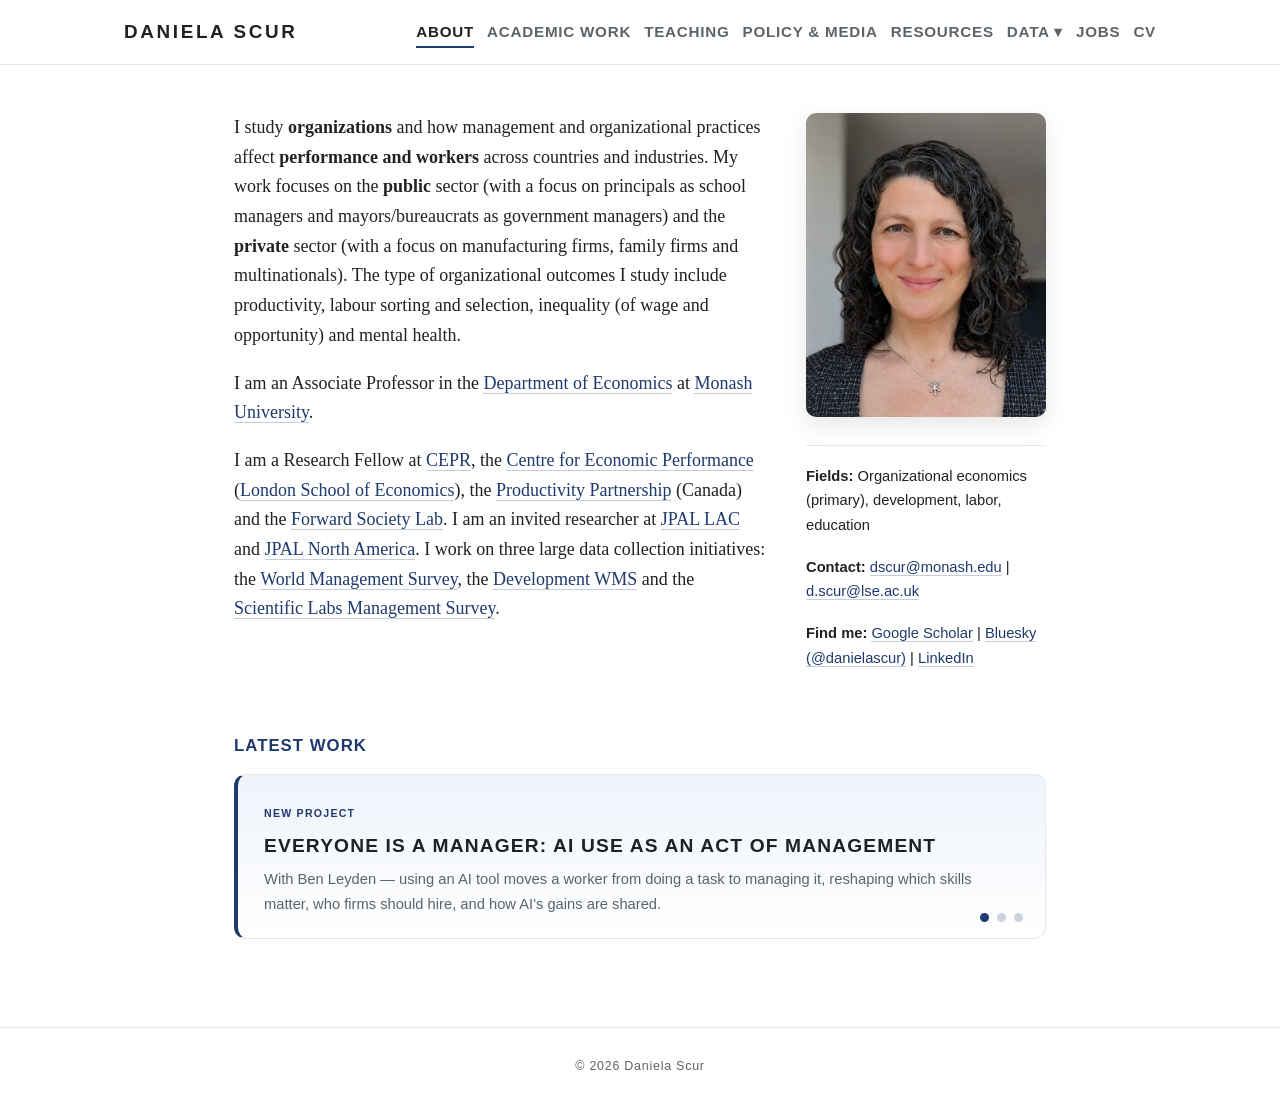
<file: index.html>
<!DOCTYPE html>
<html lang="en">
<head>
<meta charset="UTF-8">
<meta name="viewport" content="width=device-width, initial-scale=1">
<title>Daniela Scur</title>
<meta name="description" content="Daniela Scur — Associate Professor in the Department of Economics at Monash University. Research on organizations, management practices, productivity and workers.">
<link rel="stylesheet" href="css/style.css">
</head>
<body>

<header class="site-header">
  <div class="nav-inner">
    <a class="brand" href="index.html">DANIELA SCUR</a>
    <button class="nav-toggle" aria-label="Toggle menu">&#9776;</button>
    <ul class="nav-menu">
      <li><a href="index.html" class="active">About</a></li>
      <li><a href="academic-papers.html">Academic Work</a></li>
      <li><a href="teaching.html">Teaching</a></li>
      <li><a href="policy.html">Policy &amp; Media</a></li>
      <li><a href="resources.html">Resources</a></li>
      <li class="has-dropdown">
        <a href="#" class="dd-toggle">Data &#9662;</a>
        <ul class="dropdown">
          <li><a href="http://www.worldmanagementsurvey.org" target="_blank" rel="noopener">WMS</a></li>
          <li><a href="http://www.developingmanagement.org" target="_blank" rel="noopener">D-WMS</a></li>
        </ul>
      </li>
      <li><a href="jobs.html">Jobs</a></li>
      <li><a href="cv_danielascur_jul2026.pdf">CV</a></li>
    </ul>
  </div>
</header>

<main>
  <div class="about-grid">
    <div class="about-text">
      <p>I study <strong>organizations</strong> and how management and organizational practices affect <strong>performance and workers</strong> across countries and industries. My work focuses on the <strong>public</strong> sector (with a focus on principals as school managers and mayors/bureaucrats as government managers) and the <strong>private</strong> sector (with a focus on manufacturing firms, family firms and multinationals). The type of organizational outcomes I study include productivity, labour sorting and selection, inequality (of wage and opportunity) and mental health.</p>

      <p>I am an Associate Professor in the <a href="https://www.monash.edu/business/economics">Department of Economics</a> at <a href="https://www.monash.edu/">Monash University</a>.</p>

      <p>I am a Research Fellow at <a href="https://cepr.org/active/researchers/contact.php?IDENT=177061">CEPR</a>, the <a href="http://www.cep.lse.ac.uk">Centre for Economic Performance</a> (<a href="http://www.lse.ac.uk">London School of Economics</a>), the <a href="https://productivitypartnership.ca/people">Productivity Partnership</a> (Canada) and the <a href="https://foslab.org/">Forward Society Lab</a>. I am an invited researcher at <a href="https://www.povertyactionlab.org/latin-america-caribbean">JPAL LAC</a> and <a href="https://www.povertyactionlab.org/na">JPAL North America</a>. I work on three large data collection initiatives: the <a href="http://www.worldmanagementsurvey.org">World Management Survey</a>, the <a href="http://www.developingmanagement.org">Development WMS</a> and the <a href="http://www.labsmanagement.org">Scientific Labs Management Survey</a>.</p>

    </div>

    <div class="about-aside">
      <img class="about-photo" src="images/headshot.jpg" alt="Daniela Scur">
      <div class="meta-block">
        <p><strong>Fields:</strong> Organizational economics (primary), development, labor, education</p>
        <p><strong>Contact:</strong> <a href="mailto:dscur@monash.edu">dscur@monash.edu</a> | <a href="mailto:d.scur@lse.ac.uk">d.scur@lse.ac.uk</a></p>
        <p><strong>Find me:</strong> <a href="https://scholar.google.com/citations?user=wdieB9cAAAAJ&hl=en" target="_blank" rel="noopener">Google Scholar</a> | <a href="https://bsky.app/profile/danielascur.bsky.social" target="_blank" rel="noopener">Bluesky (@danielascur)</a> | <a href="https://www.linkedin.com/in/danielascur" target="_blank" rel="noopener">LinkedIn</a></p>
      </div>
    </div>
  </div>

  <h2 class="hl-heading">Latest work</h2>
  <section class="highlight" aria-label="Latest work" id="highlight">
    <article class="hl-slide active">
      <span class="hl-kicker">New project</span>
      <h2 class="hl-title"><a href="academic-papers.html">Everyone Is a Manager: AI Use as an Act of Management</a></h2>
      <p class="hl-desc">With Ben Leyden — using an AI tool moves a worker from doing a task to managing it, reshaping which skills matter, who firms should hire, and how AI's gains are shared.</p>
    </article>
    <article class="hl-slide">
      <span class="hl-kicker">Forthcoming &middot; JPE Micro</span>
      <h2 class="hl-title"><a href="academic-papers.html">Understanding School Management with Public Data: A New Measurement Approach and Applications</a></h2>
      <p class="hl-desc">With Clare Leaver and Renata Lemos — a new, scalable way to measure school management from existing public data, and what it reveals about learning.</p>
    </article>
    <article class="hl-slide">
      <span class="hl-kicker">In the news &middot; Harvard Business Review</span>
      <h2 class="hl-title"><a href="https://hbr.org/2026/06/the-u-s-research-talent-pipeline-is-in-trouble">The US Research Talent Pipeline is in Trouble</a></h2>
      <p class="hl-desc">With Pierre Azoulay and Raffaella Sadun — why the pipeline that supplies US research talent is under strain, and what's at stake.</p>
    </article>
    <div class="hl-dots" id="hl-dots"></div>
  </section>
</main>

<footer class="site-footer">
  &copy; <span id="year"></span> Daniela Scur
</footer>

<script src="js/nav.js"></script>
<script>document.getElementById('year').textContent = new Date().getFullYear();</script>
<script>
(function () {
  var box = document.getElementById('highlight');
  if (!box) return;
  var slides = Array.prototype.slice.call(box.querySelectorAll('.hl-slide'));
  var dotsWrap = document.getElementById('hl-dots');
  var i = 0, timer;
  slides.forEach(function (s, n) {
    var d = document.createElement('button');
    d.className = 'hl-dot' + (n === 0 ? ' active' : '');
    d.setAttribute('aria-label', 'Show highlight ' + (n + 1));
    d.addEventListener('click', function () { show(n); reset(); });
    dotsWrap.appendChild(d);
  });
  var dots = Array.prototype.slice.call(dotsWrap.children);
  function show(n) {
    i = n;
    slides.forEach(function (s, k) { s.classList.toggle('active', k === n); });
    dots.forEach(function (d, k) { d.classList.toggle('active', k === n); });
  }
  function next() { show((i + 1) % slides.length); }
  function reset() { clearInterval(timer); timer = setInterval(next, 6000); }
  reset();
  box.addEventListener('mouseenter', function () { clearInterval(timer); });
  box.addEventListener('mouseleave', reset);
})();
</script>
</body>
</html>
</file>
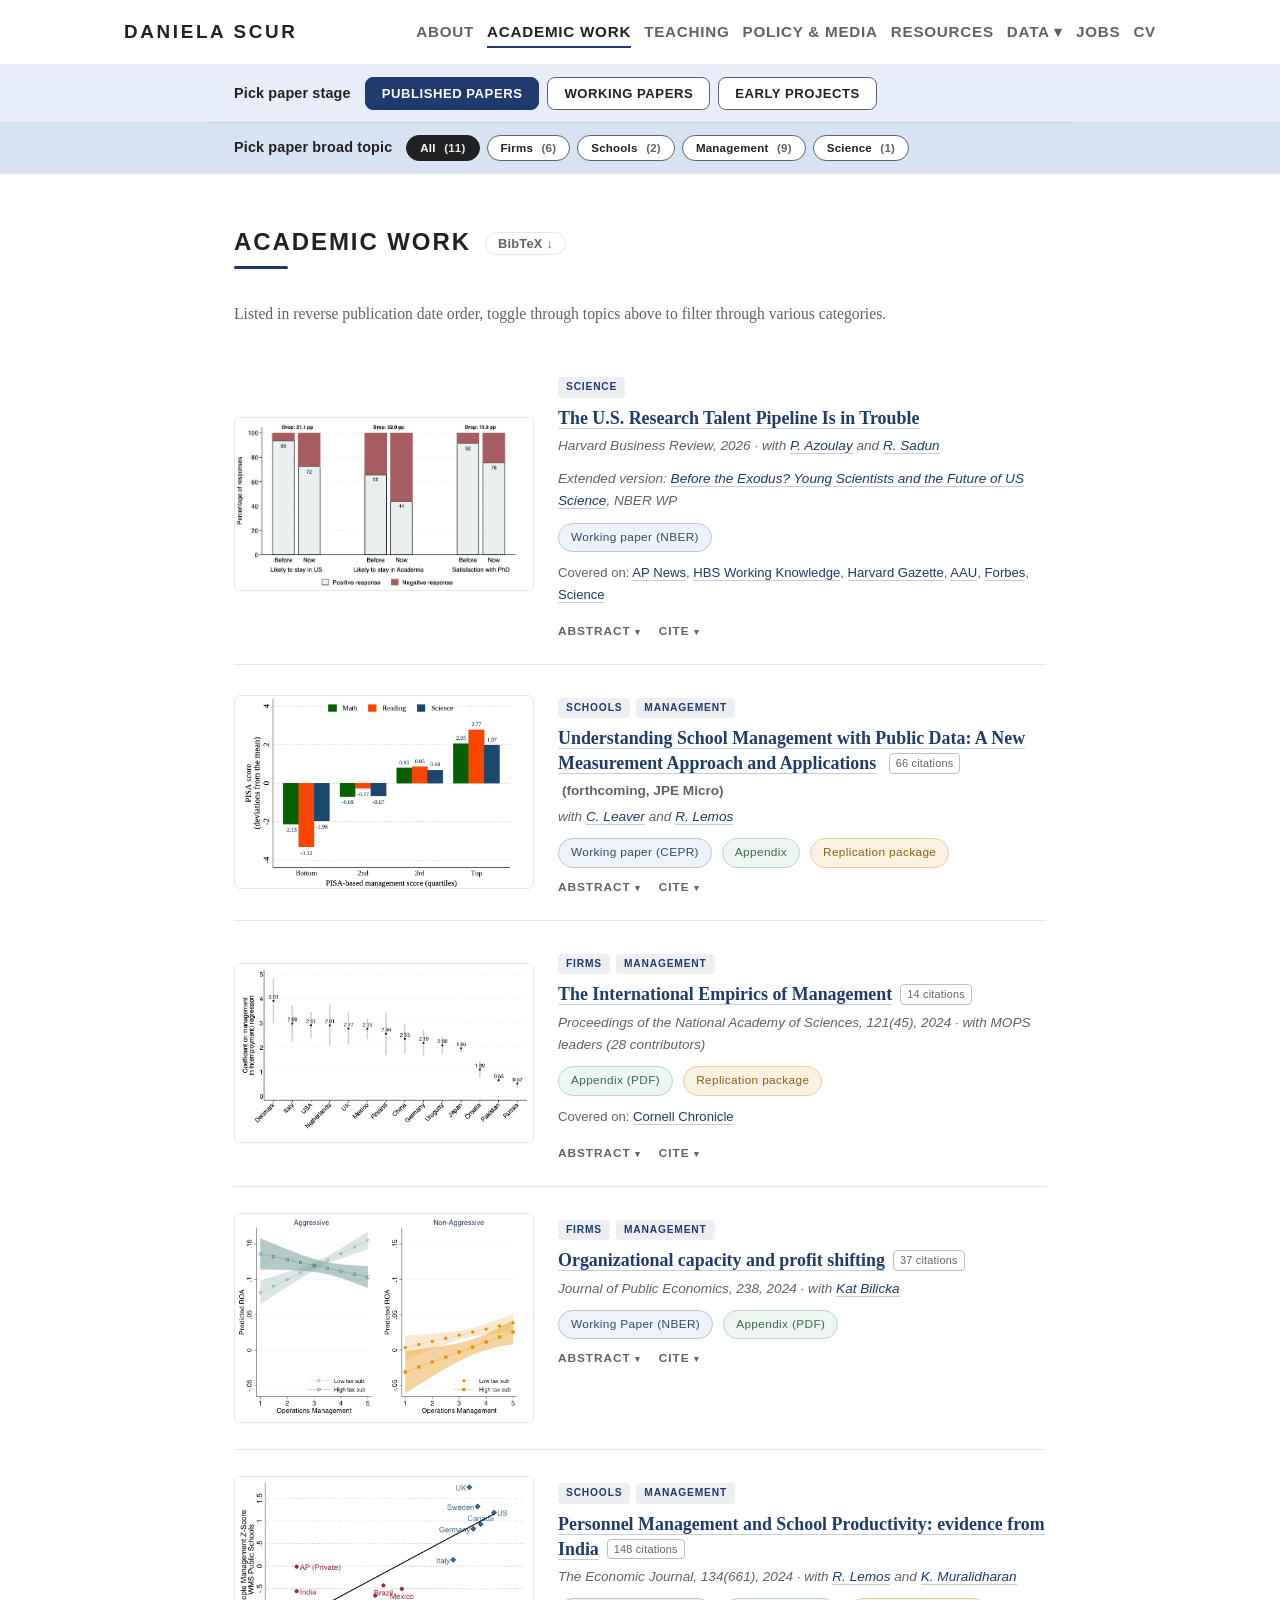
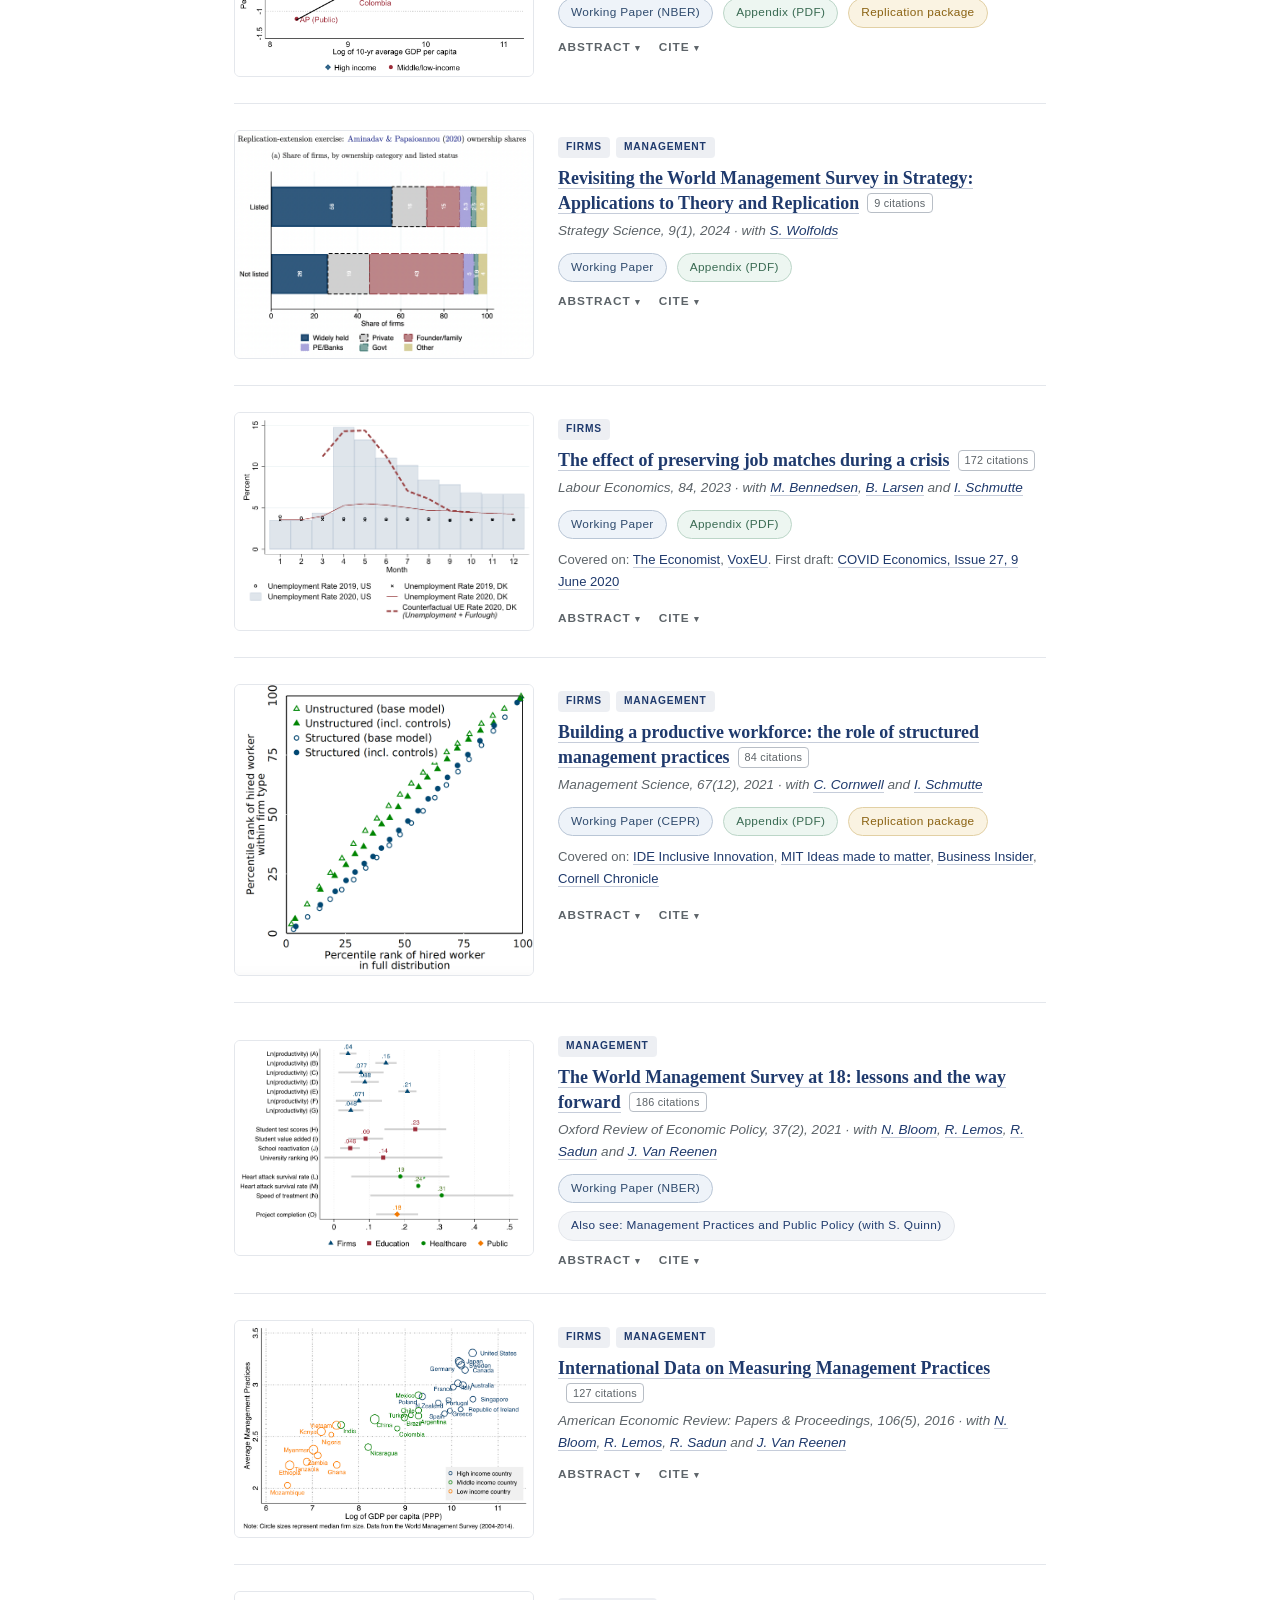
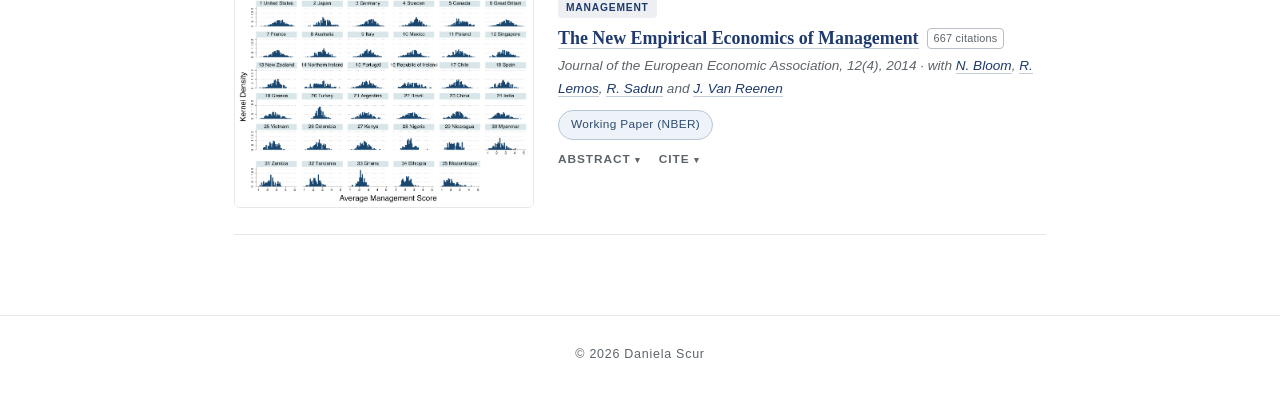
<file: academic-papers.html>
<!DOCTYPE html>
<html lang="en">
<head>
<meta charset="UTF-8">
<meta name="viewport" content="width=device-width, initial-scale=1">
<title>Academic Work — Daniela Scur</title>
<link rel="stylesheet" href="css/style.css">
</head>
<body>

<header class="site-header">
  <div class="nav-inner">
    <a class="brand" href="index.html">DANIELA SCUR</a>
    <button class="nav-toggle" aria-label="Toggle menu">&#9776;</button>
    <ul class="nav-menu">
      <li><a href="index.html">About</a></li>
      <li><a href="academic-papers.html" class="active">Academic Work</a></li>
      <li><a href="teaching.html">Teaching</a></li>
      <li><a href="policy.html">Policy &amp; Media</a></li>
      <li><a href="resources.html">Resources</a></li>
      <li class="has-dropdown">
        <a href="#" class="dd-toggle">Data &#9662;</a>
        <ul class="dropdown">
          <li><a href="http://www.worldmanagementsurvey.org" target="_blank" rel="noopener">WMS</a></li>
          <li><a href="http://www.developingmanagement.org" target="_blank" rel="noopener">D-WMS</a></li>
        </ul>
      </li>
      <li><a href="jobs.html">Jobs</a></li>
      <li><a href="cv_danielascur_jul2026.pdf">CV</a></li>
    </ul>
  </div>
</header>

<!-- Secondary navigation: section tabs + topic filters -->
<nav class="subnav">
  <div class="subnav-band block-stage">
    <div class="subnav-inner filter-block">
      <span class="subnav-label">Pick paper stage</span>
      <div class="tabs">
        <button class="tab active" data-section="published">Published papers</button>
        <button class="tab" data-section="working">Working papers</button>
        <button class="tab" data-section="early">Early projects</button>
      </div>
    </div>
  </div>
  <div class="subnav-band block-topic">
    <div class="subnav-inner filter-block">
      <span class="subnav-label">Pick paper broad topic</span>
      <div class="filters">
        <button class="filter active" data-topic="all">All <span class="count"></span></button>
        <button class="filter" data-topic="ai">AI <span class="count"></span></button>
        <button class="filter" data-topic="firms">Firms <span class="count"></span></button>
        <button class="filter" data-topic="schools">Schools <span class="count"></span></button>
        <button class="filter" data-topic="government">Government <span class="count"></span></button>
        <button class="filter" data-topic="management">Management <span class="count"></span></button>
        <button class="filter" data-topic="mental-health">Mental Health <span class="count"></span></button>
        <button class="filter" data-topic="science">Science <span class="count"></span></button>
      </div>
    </div>
  </div>
</nav>

<main>
  <h1 class="page-title">Academic Work</h1>
  <div class="title-rule"></div>

  <p class="section-intro">Listed in reverse publication date order, toggle through topics above to filter through various categories.</p>

  <div id="paper-list">

  <!-- ============================ PUBLISHED ============================ -->

  <article data-id="before-exodus" class="entry paper" data-section="published" data-topic="science">
    <img class="entry-thumb" src="uploads/2026/10/beforetheexodus.png" alt="">
    <div>
      <span class="topic-tag">Science</span>
      <p class="entry-title"><a href="https://hbr.org/2026/06/the-u-s-research-talent-pipeline-is-in-trouble">The U.S. Research Talent Pipeline Is in Trouble</a></p>
      <p class="entry-meta"><span class="journal">Harvard Business Review</span>, 2026 &middot; with <a href="https://pierre-azoulay.github.io/">P. Azoulay</a> and <a href="http://www.hbs.edu/faculty/Pages/profile.aspx?facId=541712">R. Sadun</a></p>
      <p class="entry-meta">Extended version: <a href="https://www.nber.org/papers/w35330">Before the Exodus? Young Scientists and the Future of US Science</a>, NBER WP</p>
      <details class="abstract"><summary>Abstract</summary><p>Shortly after major policy changes to US science funding began in early 2025, we surveyed 916 young biomedical scientists – PhD students and postdoctoral researchers – about their career intentions and expectations. The results document a dramatic shift in sentiment. Barely half of respondents now say they are likely to remain in academia, down 22 percentage points from how they felt six months earlier. The fraction likely to stay in the United States fell by 21 percentage points. Even satisfaction with having pursued a PhD in science declined by 16 percentage points. These are not the complaints of established scientists defending their budgets, but rather the stated intentions of the next generation – the scientists who would, in ordinary times, become the principal investigators of the future.</p></details>
      <div class="links">
        <a href="https://www.nber.org/papers/w35330">Working paper (NBER)</a>
      </div>
      <p class="covered">Covered on: <a href="https://apnews.com/article/trump-science-research-funding-cuts-9f4c34581f4343f316a5e72852a71b51">AP News</a>, <a href="https://www.library.hbs.edu/working-knowledge/with-science-funding-cuts-us-risks-future-talent-drought">HBS Working Knowledge</a>, <a href="https://news.harvard.edu/gazette/story/2026/09/survey-of-young-researchers-raises-concerns-over-future-of-science-in-u-s/">Harvard Gazette</a>, <a href="https://www.aau.edu/newsroom/study-shows-early-career-scientists-us-are-rethinking">AAU</a>, <a href="https://www.forbes.com/sites/michaeltnietzel/2026/06/16/trumps-research-policies-are-causing-young-scientists-to-doubt-future-careers/">Forbes</a>, <a href="https://www.science.org/content/article/scienceadviser-are-young-scientists-really-leaving-united-states">Science</a></p>
    </div>
  </article>

  <article data-id="schools-public-data" class="entry paper" data-section="published" data-topic="schools management">
    <img class="entry-thumb" src="uploads/2022/09/pisamgmt-2022.png" alt="">
    <div>
      <span class="topic-tag">Schools</span><span class="topic-tag">Management</span>
      <p class="entry-title"><a href="uploads/2026/10/leaver_lemos_scur_oct2026.pdf">Understanding School Management with Public Data: A New Measurement Approach and Applications</a> <span class="note">(forthcoming, JPE Micro)</span></p>
      <p class="entry-meta">with <a href="https://www.bsg.ox.ac.uk/people/clare-leaver">C. Leaver</a> and <a href="http://www.renatalemos.com">R. Lemos</a></p>
      <details class="abstract"><summary>Abstract</summary><p>Why do students learn more in some schools than others? One consideration receiving growing attention is school management. To study this, researchers need to be able to measure school management accurately and cheaply at scale. We introduce a new approach to measuring management practices using existing public data and exemplify the methodology with OECD's PISA and Brazil's Prova Brasil. Both indices show a strong, positive relationship between management and learning. We highlight two example applications: an extension of the Ahktari et al (2022) analysis of political turnover and student learning, and an exploration of the mechanisms behind the key performance relationship.</p></details>
      <div class="links">
        <a href="uploads/2024/09/DP14069.pdf">Working paper (CEPR)</a>
        <a href="uploads/2026/10/leaver_lemos_scur_online_appendix_oct2026.pdf">Appendix</a>
        <a href="https://dataverse.harvard.edu/dataset.xhtml?persistentId=doi:10.7910/DVN/EKP7B3">Replication package</a>
      </div>
    </div>
  </article>

  <article data-id="intl-empirics" class="entry paper" data-section="published" data-topic="firms management">
    <img class="entry-thumb" src="uploads/2024/11/fig3-pdf.jpg" alt="">
    <div>
      <span class="topic-tag">Firms</span><span class="topic-tag">Management</span>
      <p class="entry-title"><a href="https://www.pnas.org/doi/10.1073/pnas.2412205121">The International Empirics of Management</a></p>
      <p class="entry-meta"><span class="journal">Proceedings of the National Academy of Sciences, 121(45)</span>, 2024 &middot; with MOPS leaders (28 contributors)</p>
      <details class="abstract"><summary>Abstract</summary><p>A country's national income broadly depends on the quantity and quality of workers and capital. But how well these factors are managed within and between firms may be a key determinant of a country's productivity and its GDP. Although social scientists have long studied the role of management practices in shaping business performance, their primary tool has been individual case studies. While useful for theory-building, such qualitative work is hard to scale and quantify. We present a large, scalable dataset measuring structured management practices at the business level across multiple countries. We measure practices related to performance monitoring, target-setting, and human resources. We document a set of key stylized facts, which we label "the international empirics of management". In all countries, firms with more structured practices tend to also have superior economic performance: they are larger in scale, are more profitable, have higher labor productivity and are more likely to export. This consistency was not obvious ex-ante, and being able to quantify these relationships is valuable. We also document significant variation in practices across and within countries, which is important in explaining differences in the wealth of nations. The positive relationship between firm size and structured management practices is stronger in countries with more open and free markets, suggesting that stronger competition may allow firms with more structured management practices to grow larger, thereby potentially raising aggregate national income.</p></details>
      <div class="links">
        <a href="https://doi.org/10.5281/zenodo.13886454">Replication package</a>
        <a href="uploads/2024/11/intl-empirics-management-appendix.pdf">Appendix (PDF)</a>
      </div>
      <p class="covered">Covered on: <a href="https://news.cornell.edu/stories/2024/10/firms-structured-management-practices-fare-better">Cornell Chronicle</a></p>
    </div>
  </article>

  <article data-id="profit-shifting" class="entry paper" data-section="published" data-topic="firms management">
    <img class="entry-thumb" src="uploads/2021/08/agg_tax.png" alt="">
    <div>
      <span class="topic-tag">Firms</span><span class="topic-tag">Management</span>
      <p class="entry-title"><a href="https://www.sciencedirect.com/science/article/pii/S0047272724001154?dgcid=coauthor">Organizational capacity and profit shifting</a></p>
      <p class="entry-meta"><span class="journal">Journal of Public Economics, 238</span>, 2024 &middot; with <a href="https://katarzynahabu.weebly.com/">Kat Bilicka</a></p>
      <details class="abstract"><summary>Abstract</summary><p>Good organizational capacity drives productivity and <em>potential</em> taxable profits, but may also enable multinationals (MNEs) to more efficiently re-allocate profits across tax jurisdictions, lowering <em>actual</em> taxable profits. We show that MNE subsidiaries with better organizational capacity report significantly lower profits and have a higher incidence of bunching around zero reported profitability in high-tax countries. This pattern is not present in low-tax countries. Further, responsiveness to corporate tax rate changes in terms of profit reporting is driven by firms with good organizational capacity. We show our results are consistent with profit-shifting behavior and rule out key alternative channels.</p></details>
      <div class="links">
        <a href="https://www.nber.org/papers/w29225">Working Paper (NBER)</a>
        <a href="uploads/2021/09/Tax_and_management-appendix.pdf">Appendix (PDF)</a>
      </div>
    </div>
  </article>

  <article data-id="personnel-india" class="entry paper" data-section="published" data-topic="schools management">
    <img class="entry-thumb" src="uploads/2021/01/pplmgmt_india.png" alt="">
    <div>
      <span class="topic-tag">Schools</span><span class="topic-tag">Management</span>
      <p class="entry-title"><a href="https://academic.oup.com/ej/article-abstract/134/661/2071/7657887">Personnel Management and School Productivity: evidence from India</a></p>
      <p class="entry-meta"><span class="journal">The Economic Journal, 134(661)</span>, 2024 &middot; with <a href="http://www.renatalemos.com">R. Lemos</a> and <a href="http://econweb.ucsd.edu/~kamurali/">K. Muralidharan</a></p>
      <details class="abstract"><summary>Abstract</summary><p>This paper uses new data to study school management and productivity in India. We report five main results. First, management quality in public schools is low, and ~2 standard deviations below high-income countries with comparable data. Second, private schools have higher management quality, driven by much stronger people management. Third, people management quality is correlated with independent measures of teaching practice, as well as school productivity measured by student value added. Fourth, better-managed schools have lower variation in within-school teacher effectiveness and higher levels of minimum teacher effectiveness. Fifth, consistent with better people management, teacher pay in private schools is positively correlated with teacher effectiveness, whereas we find no such correlation in public schools.</p></details>
      <div class="links">
        <a href="https://www.nber.org/papers/w28336">Working Paper (NBER)</a>
        <a href="https://academic.oup.com/ej/article-abstract/134/661/2071/7657887">Appendix (PDF)</a>
        <a href="https://doi.org/10.5281/zenodo.10278052">Replication package</a>
      </div>
    </div>
  </article>

  <article data-id="wms-strategy" class="entry paper" data-section="published" data-topic="firms management">
    <img class="entry-thumb" src="uploads/2022/12/replication-stratsci.png" alt="">
    <div>
      <span class="topic-tag">Firms</span><span class="topic-tag">Management</span>
      <p class="entry-title"><a href="https://doi.org/10.1287/stsc.2022.0006">Revisiting the World Management Survey in Strategy: Applications to Theory and Replication</a></p>
      <p class="entry-meta"><span class="journal">Strategy Science, 9(1)</span>, 2024 &middot; with <a href="https://www.sarahwolfolds.com/">S. Wolfolds</a></p>
      <details class="abstract"><summary>Abstract</summary><p>The academic field of strategy has a strong history of developing theories and frameworks to explain real-world phenomena, but a relatively younger empirical literature testing these theories. Partly due to the nature of questions in strategic management, scholars have often relied on collecting their own data or using specialized, and often expensive, proprietary data. This limits the possibility of replication exercises, which are a key step to refining and reinforcing the theories that are most supported in practice. To support this effort, we revisit the World Management Survey (WMS): a cross-country, cross-industry survey dataset with over 20,000 observations at the establishment-level that is collected through a rigorous and well-documented process and made free and accessible to researchers. While it is well-cited in the strategy literature, we propose it is underused and better exposure to this data's offerings has the potential to add significant value to the field.</p></details>
      <div class="links">
        <a href="uploads/2022/01/scur_wolfolds_WMSinStrategy.pdf">Working Paper</a>
        <a href="https://pubsonline.informs.org/doi/suppl/10.1287/stsc.2022.0006">Appendix (PDF)</a>
      </div>
    </div>
  </article>

  <article data-id="job-matches" class="entry paper" data-section="published" data-topic="firms">
    <img class="entry-thumb" src="uploads/2021/07/covid-dk.png" alt="">
    <div>
      <span class="topic-tag">Firms</span>
      <p class="entry-title"><a href="https://doi.org/10.1016/j.labeco.2023.102406">The effect of preserving job matches during a crisis</a></p>
      <p class="entry-meta"><span class="journal">Labour Economics, 84</span>, 2023 &middot; with <a href="https://www.insead.edu/faculty-research/faculty/morten-bennedsen">M. Bennedsen</a>, <a href="https://www.cbs.dk/en/research/departments-and-centres/department-of-economics/staff/bleco">B. Larsen</a> and <a href="https://ianschmutte.org/">I. Schmutte</a></p>
      <details class="abstract"><summary>Abstract</summary><p>It is generally difficult to measure the importance of preserving worker-firm relationships, particularly for low-wage jobs that involve general skills. The COVID-19 pandemic led to the sudden and seemingly temporary disruption of millions of otherwise productive employment relationships around the world. Using novel administrative and survey data from Denmark, we study a policy where firms paid up to 25% of wages to furlough instead of firing workers. We find that aid-taking firms furloughed about 24pp more workers, a large share of whom would have otherwise been laid off, and this had a positive impact on subsequent firm survival, employment growth and sales. Further, we find firms derive value from maintaining ties to low-wage and blue collar workers and that preserving those matches is beneficial to firms, suggesting policies that preserve job matches may help speed-up recovery.</p></details>
      <div class="links">
        <a href="uploads/2021/07/BLSS-manuscript.pdf">Working Paper</a>
        <a href="uploads/2021/07/BLSS-appendix.pdf">Appendix (PDF)</a>
      </div>
      <p class="covered">Covered on: <a href="https://www.economist.com/business/2020/06/20/waging-war-on-recessions">The Economist</a>, <a href="https://voxeu.org/article/impact-government-aid-firms-covid-19-pandemic">VoxEU</a>. First draft: <a href="https://cepr.org/file/9116/download?token=LJB12UHV">COVID Economics, Issue 27, 9 June 2020</a></p>
    </div>
  </article>

  <article data-id="productive-workforce" class="entry paper" data-section="published" data-topic="firms management">
    <img class="entry-thumb" src="uploads/2020/12/CSS_mgrs.png" alt="">
    <div>
      <span class="topic-tag">Firms</span><span class="topic-tag">Management</span>
      <p class="entry-title"><a href="https://pubsonline.informs.org/doi/10.1287/mnsc.2021.3960">Building a productive workforce: the role of structured management practices</a></p>
      <p class="entry-meta"><span class="journal">Management Science, 67(12)</span>, 2021 &middot; with <a href="http://www.terry.uga.edu/directory/profile/cornwl/">C. Cornwell</a> and <a href="http://www.terry.uga.edu/directory/profile/schmutte/">I. Schmutte</a></p>
      <details class="abstract"><summary>Abstract</summary><p>In an influential study, Bender et al (2018) document consistent relationships between management practices, productivity, and workforce composition using administrative data from German firms matched to ratings of their practices from the World Management Survey. We replicate and extend their analysis using comparable data from Brazil. The main conclusions from their study are supported in ours, strengthening the view that more structured practices affect organizational performance through workforce selection across different institutional settings. However, we find more structured management practices are linked to greater wage inequality in Brazil, relative to greater wage compression in Germany, suggesting that some of the consequences of adopting structured practices are tied to the local context.</p></details>
      <div class="links">
        <a href="uploads/2024/10/DP13908.pdf">Working Paper (CEPR)</a>
        <a href="uploads/2020/12/CSS2020_ManagementScience_onlineappendix.pdf">Appendix (PDF)</a>
        <a href="https://zenodo.org/record/4293979">Replication package</a>
      </div>
      <p class="covered">Covered on: <a href="https://medium.com/mit-initiative-on-the-digital-economy/how-to-build-a-more-productive-workforce-68a4da60703c">IDE Inclusive Innovation</a>, <a href="https://mitsloan.mit.edu/ideas-made-to-matter/structured-management-practices-lead-to-better-hr-outcomes">MIT Ideas made to matter</a>, <a href="https://www.businessinsider.com/structured-management-practices-organizational-productivity-performance-cornell-research-paper-2019-12">Business Insider</a>, <a href="https://news.cornell.edu/stories/2021/10/structured-management-protocols-help-firms-thrive">Cornell Chronicle</a></p>
    </div>
  </article>

  <article data-id="wms-at-18" class="entry paper" data-section="published" data-topic="management">
    <img class="entry-thumb" src="uploads/2020/12/oxrep_summary.png" alt="">
    <div>
      <span class="topic-tag">Management</span>
      <p class="entry-title"><a href="https://academic.oup.com/oxrep/article/37/2/231/6311333">The World Management Survey at 18: lessons and the way forward</a></p>
      <p class="entry-meta"><span class="journal">Oxford Review of Economic Policy, 37(2)</span>, 2021 &middot; with <a href="https://people.stanford.edu/nbloom/">N. Bloom</a>, <a href="http://www.renatalemos.com">R. Lemos</a>, <a href="http://www.hbs.edu/faculty/Pages/profile.aspx?facId=541712">R. Sadun</a> and <a href="http://mitsloan.mit.edu/faculty-and-research/faculty-directory/detail/?id=140778">J. Van Reenen</a></p>
      <details class="abstract"><summary>Abstract</summary><p>Understanding how differences in management "best practices'' affect organizational outcomes has been a focus of both theoretical and empirical work in the fields of management, sociology, economics and public policy. The World Management Survey (WMS) project was born almost two decades ago with the main goal of developing a new systematic measure of management practices being used in organisations. The WMS has contributed to a body of knowledge around how managerial structures, not just managerial talent, relates to organizational performance. Over 18 years of research, a set of consistent patterns have emerged and spurred new questions. We will present a brief overview of what we have learned in terms of measuring and understanding management practices and condense the implications of these findings for policy. We end with an outline of what we see as the path forward for both research and policy implications of this research programme.</p></details>
      <div class="links">
        <a href="https://www.nber.org/papers/w28524">Working Paper (NBER)</a>
        <a href="https://academic.oup.com/oxrep/article/37/2/221/6311325">Also see: Management Practices and Public Policy (with S. Quinn)</a>
      </div>
    </div>
  </article>

  <article data-id="intl-data-aer" class="entry paper" data-section="published" data-topic="firms management">
    <img class="entry-thumb" src="uploads/2019/05/Screen-Shot-2019-05-02-at-1.46.54-PM.png" alt="">
    <div>
      <span class="topic-tag">Firms</span><span class="topic-tag">Management</span>
      <p class="entry-title"><a href="https://www.aeaweb.org/articles?id=10.1257/aer.p20161058">International Data on Measuring Management Practices</a></p>
      <p class="entry-meta"><span class="journal">American Economic Review: Papers &amp; Proceedings, 106(5)</span>, 2016 &middot; with <a href="https://people.stanford.edu/nbloom/">N. Bloom</a>, <a href="http://www.renatalemos.com">R. Lemos</a>, <a href="http://www.hbs.edu/faculty/Pages/profile.aspx?facId=541712">R. Sadun</a> and <a href="http://mitsloan.mit.edu/faculty-and-research/faculty-directory/detail/?id=140778">J. Van Reenen</a></p>
      <details class="abstract"><summary>Abstract</summary><p>Rapid advances in computer power and increased openness of national statistical agencies have led to unprecedented availability of large datasets. Consider three types of firm datasets. First, governments collect administrative data on firms: information on jobs, investment and output has long been collected to calculate national, industrial and regional statistics. Second, there has been an explosion of Big Data — various forms of data typically created for business purposes. Products like ORBIS contain over 50 million firms from almost every country in the world and can be used to address many questions. Another example is Compustat, which contains extensive data for about 6,000 listed US firms but excludes the other 99% of private firms. We focus on a third type of international firm data, which is collected from surveys. In an age of rich administrative and Big Data why bother with such surveys?</p></details>
    </div>
  </article>

  <article data-id="new-empirical" class="entry paper" data-section="published" data-topic="management">
    <img class="entry-thumb" src="uploads/2019/05/Screen-Shot-2019-05-02-at-1.51.04-PM.png" alt="">
    <div>
      <span class="topic-tag">Management</span>
      <p class="entry-title"><a href="http://onlinelibrary.wiley.com/doi/10.1111/jeea.12094/abstract">The New Empirical Economics of Management</a></p>
      <p class="entry-meta"><span class="journal">Journal of the European Economic Association, 12(4)</span>, 2014 &middot; with <a href="https://people.stanford.edu/nbloom/">N. Bloom</a>, <a href="http://www.renatalemos.com">R. Lemos</a>, <a href="http://www.hbs.edu/faculty/Pages/profile.aspx?facId=541712">R. Sadun</a> and <a href="http://mitsloan.mit.edu/faculty-and-research/faculty-directory/detail/?id=140778">J. Van Reenen</a></p>
      <details class="abstract"><summary>Abstract</summary><p>Over the last decade the World Management Survey (WMS) has collected firm-level management practices data across multiple sectors and countries. We developed the survey to try to explain the large and persistent total factor productivity (TFP) differences across firms and countries. This review paper discusses what has been learned empirically and theoretically from the WMS and other recent work on management practices. Our preliminary results suggest that about a quarter of cross-country and within-country TFP gaps can be accounted for by management practices. Management seems to matter both qualitatively and quantitatively for performance at the level of the firm and the nation. Competition, governance, human capital, and informational frictions help account for the variation in management. We make some suggestions for both policy and future research.</p></details>
      <div class="links">
        <a href="https://www.nber.org/papers/w20102">Working Paper (NBER)</a>
      </div>
    </div>
  </article>

  <!-- ============================ WORKING ============================ -->

  <article data-id="everyone-manager" class="entry paper" data-section="working" data-topic="ai management">
    <img class="entry-thumb" src="uploads/2026/10/everyoneisamanager.png" alt="">
    <div>
      <span class="topic-tag">AI</span><span class="topic-tag">Management</span>
      <p class="entry-title"><a href="https://papers.ssrn.com/sol3/papers.cfm?abstract_id=7555308">Everyone Is a Manager: AI Use as an Act of Management</a></p>
      <p class="entry-meta">with <a href="https://www.benleyden.com">B. Leyden</a></p>
      <details class="abstract"><summary>Abstract</summary><p>When a knowledge worker is given an AI assistant, they stop executing tasks and start delegating them. Thus, we propose that the use of AI is an act of management, which helps explain the heterogeneity in returns to AI use observed across firms. We model the return to AI as moderated by two managerial abilities: direction (how well the worker specifies what they delegate) and verification (how reliably they catch the tool's errors). As AI becomes more reliable, the skill with the higher marginal return shifts from verification to direction. To the extent that use builds skill, workers develop their managerial abilities in the normal course of work, but as the tool improves, direction will continue to build while verification will not. As increasingly fewer tasks are worth checking, the skill collapses. Workers will reach that point sooner if they only bear part of the cost of their errors. In equilibrium, the strongest verifiers tend to sort into the jobs where collapse is most costly.</p></details>
      <div class="links">
        <a href="https://papers.ssrn.com/sol3/papers.cfm?abstract_id=7555308">Working paper (SSRN)</a>
        <a href="https://cepr.org/publications/dp22002">Working paper (CEPR)</a>
        <a href="https://claude.ai/artifact/NQDJfEZ2xM9gtqrm1DYYFp">Companion artifact</a>
      </div>
    </div>
  </article>

  <article data-id="poaching" class="entry paper" data-section="working" data-topic="firms">
    <img class="entry-thumb" src="uploads/2026/10/poaching.png" alt="">
    <div>
      <span class="topic-tag">Firms</span>
      <p class="entry-title"><a href="uploads/2026/04/manuscript_jungbauer_scur_dalri_chen_poaching.pdf">Poaching, Raids, and Managerial Compensation</a> <span class="note">(submitted)</span></p>
      <p class="entry-meta">with <a href="https://sites.google.com/view/yichenecon/">Y. Chen</a>, <a href="https://www.fabianodalri.com/">F. Dal Ri</a> and <a href="https://thomas-jungbauer.com/">T. Jungbauer</a></p>
      <details class="abstract"><summary>Abstract</summary><p>This paper presents a model of employee poaching with asymmetric employer learning. Firms poach managers not only due to their track record but also for their personnel-specific information about workers. In equilibrium, more productive firms poach managers, whose compensation increases in the quality of their information about workers. While poaching reassigns more able workers to more productive firms, efficiency does not obtain due to information frictions. Drawing on the universe of contracts in Brazil's formal labor market, we test implications of our model and show they are consistent with manager and worker movements and their compensation histories.</p></details>
      <div class="links">
        <a href="uploads/2025/01/51231_1736614598.pdf">Working paper (CEPR)</a>
      </div>
    </div>
  </article>

  <article data-id="ties-that-bind" class="entry paper" data-section="working" data-topic="firms management">
    <img class="entry-thumb" src="uploads/2019/11/Screen-Shot-2019-11-03-at-12.41.02-PM.png" alt="">
    <div>
      <span class="topic-tag">Firms</span><span class="topic-tag">Management</span>
      <p class="entry-title"><a href="uploads/2019/01/the-ties-that-bind-lemos-and-scur.pdf">The ties that bind: implicit contracts and the adoption of management technology in the firm</a></p>
      <p class="entry-meta">with <a href="http://www.renatalemos.com">R. Lemos</a> and <a href="http://www.simonrquinn.com/">S. Quinn</a> <span class="note">(draft circulating)</span></p>
      <details class="abstract"><summary>Abstract</summary><p>We investigate how implicit contracts between firm managers and employees are linked to the adoption of productivity-enhancing organizational practices. We collect new data on ownership successions and show the first causal evidence that maintaining family control leads to lower adoption of managerial best practices. We use gender composition of the outgoing CEO's children as identifying variation at the succession point. We explore firm "reputation costs" as a novel mechanism constraining investment in management, and build a new proxy using data on eponymy — firms named after the family name. We find suggestive evidence that implicit contracts matter for management adoption.</p></details>
      <div class="links">
        <a href="uploads/2024/10/DP13794-1.pdf">Working paper (CEPR)</a>
      </div>
      <p class="covered">Covered on: <a href="https://blogs.worldbank.org/impactevaluations/family-affair-are-dynastic-ceos-really-worse-managers-guest-post-daniela-scur">World Bank Development Impact blog</a>, <a href="https://www.economist.com/news/britain/21732097-desire-pass-business-next-generation-means-they-value-stability-over?frsc=dg%7Ce">The Economist</a>, <a href="http://blogs.lse.ac.uk/businessreview/2018/01/18/second-generation-family-ceos-are-they-up-to-the-task">LSE Business Review</a>, <a href="https://voxdev.org/topic/firms-trade/family-affair-are-dynastic-ceos-worse-managers">VoxDev</a>. Awarded Accessit Best Paper at <a href="https://www.ioea.eu/">IOEA 2018</a>.</p>
    </div>
  </article>

  <article class="entry paper" data-section="working" data-topic="firms mental-health">
    <img class="entry-thumb" src="uploads/2024/09/lnadv_evt_q_mf-pdf.jpg" alt="">
    <div>
      <span class="topic-tag">Firms</span><span class="topic-tag">Mental Health</span>
      <p class="entry-title">Pay Transparency and Mental Health <span class="note">(preparing for submission)</span></p>
      <p class="entry-meta">with <a href="https://www.mortenbennedsen.com/">M. Bennedsen</a>, <a href="https://www.kenan-flagler.unc.edu/faculty/directory/elena-simintzi/">E. Simintzi</a>, <a href="http://tsoutsoura.com/">M. Tsoutsoura</a> and <a href="https://www8.gsb.columbia.edu/cbs-directory/detail/dw2382">D. Wolfenzon</a></p>
      <details class="abstract"><summary>Abstract</summary><p>This paper explores the impact of pay transparency on worker well-being. We exploit a pay transparency legislation in Denmark that requires firms with more than 35 employees to disclose pay information by gender. Using detailed employee and mental health prescription administrative data, we use two empirical strategies, Difference-in-Differences and Regression Discontinuity Design. Our results suggest that the legislation led to a short-run decline in the relative growth rate of anti-depressant use for women in affected firms. We consider two competing mechanisms behind this result: the potentially negative impact of horizontal (peer) comparisons and the potentially positive impact of organizational changes leading to the reduction of pay disparity. Taken together, our results are not consistent with a horizontal wage comparison mechanism and the evidence points to the second mechanism being the dominant force.</p></details>
    </div>
  </article>

  <article class="entry paper" data-section="working" data-topic="firms">
    <img class="entry-thumb" src="uploads/2023/06/displ_3occs.png" alt="">
    <div>
      <span class="topic-tag">Firms</span>
      <p class="entry-title">Displacement Events and Job-Driven Scarring <span class="note">(draft circulating)</span></p>
      <p class="entry-meta">with <a href="https://ianschmutte.org/">I. Schmutte</a> and <a href="https://www.fabianodalri.com/">F. Dal Ri</a></p>
      <details class="abstract"><summary>Abstract</summary><p>We study how job loss affects the earnings, employment, and wage of managers. Using event studies around mass layoff events for Brazilian firms we find that, on average, displaced workers lose around 60 percent of their earnings in the year after job loss, and after three years have earnings 25 log points below comparable non-displaced workers. The earnings effect comes from a sharp, but temporary drop in the number of months worked per year, combined with a sharp but persistent drop in wages of around 20 log points. For managers, the wage penalty is over twice as large relative to non-managers. Less than 15 percent of the wage losses for managers can be explained by movements to employers that pay all workers less. Taken together, these results are consistent with a model in which managers either accumulate significant job-specific rents that are destroyed on separation, or they face worse market conditions and scarring after displacement, perhaps because they held responsible for the mass displacement event that precipitated their termination.</p></details>
    </div>
  </article>

  <!-- ============================ EARLY PROJECTS ============================ -->

  <article class="entry paper no-thumb" data-section="early" data-topic="government">
    <div>
      <span class="topic-tag">Government</span>
      <p class="entry-title">Municipal state capacity and "day-to-day" floods <span class="note">(data collection stage)</span></p>
      <p class="entry-meta">with Michael Best, Vansh Gupta and Renata Lemos</p>
      <p class="research-q"><em>Research questions: What do municipal governments do? How do large shocks (such as natural disasters or health crises) affect government activities and service delivery? What types of state capacity determine local governments' ability to respond effectively to natural disasters?</em></p>
    </div>
  </article>

  <article class="entry paper no-thumb" data-section="early" data-topic="schools management">
    <div>
      <span class="topic-tag">Schools</span><span class="topic-tag">Management</span>
      <p class="entry-title">School management and principal training: evidence from Puerto Rico <span class="note">(RCT completed, drafting stage)</span></p>
      <p class="entry-meta">with Gustavo Bobonis and Marco Gonzales-Navarro</p>
      <p class="research-q"><em>Research question: Five-year randomized control trial to assess the impact of a principal training program in Puerto Rico.</em></p>
    </div>
  </article>

  <article class="entry paper no-thumb" data-section="early" data-topic="science management">
    <div>
      <span class="topic-tag">Science</span><span class="topic-tag">Management</span>
      <p class="entry-title"><a href="https://www.labsmanagement.org">Managing science: management in scientific labs</a> <span class="note">(data collection stage)</span></p>
      <p class="entry-meta">with Pierre Azoulay, Paul Niehaus, Raffaella Sadun, John Van Reenen, Heidi Williams</p>
      <p class="research-q"><em>Research questions: How are scientific labs managed? How does the type of management practices used in a lab correlate with lab performance and culture?</em></p>
    </div>
  </article>

  <article class="entry paper no-thumb" data-section="early" data-topic="ai science management">
    <div>
      <span class="topic-tag">AI</span><span class="topic-tag">Science</span><span class="topic-tag">Management</span>
      <p class="entry-title">Managing science: an AI management coach for scientific labs <span class="note">(proposal stage)</span></p>
      <p class="research-q"><em>Research questions: Can an evidence-grounded AI management coach change how scientific labs are managed? Does better lab management improve research output and the careers of lab members? Which management problems do scientists actually bring to a coach?</em></p>
    </div>
  </article>

  </div>

  <div class="empty-state" id="empty">No papers in this category yet.</div>
</main>

<footer class="site-footer">
  &copy; <span id="year"></span> Daniela Scur
</footer>

<script src="js/nav.js"></script>
<script src="js/papers.js"></script>
<script src="js/citations.js"></script>
<script src="js/cite.js"></script>
<script>
document.getElementById('year').textContent = new Date().getFullYear();
(function () {
  var section = 'published';
  var topic = 'all';
  var papers = Array.prototype.slice.call(document.querySelectorAll('.paper'));
  var tabs = document.querySelectorAll('.tab');
  var filters = document.querySelectorAll('.filter');
  var empty = document.getElementById('empty');

  function hasTopic(p, t) {
    return (p.getAttribute('data-topic') || '').split(/\s+/).indexOf(t) !== -1;
  }

  function updateCounts() {
    filters.forEach(function (f) {
      var t = f.getAttribute('data-topic');
      var n = papers.filter(function (p) {
        return p.getAttribute('data-section') === section &&
               (t === 'all' || hasTopic(p, t));
      }).length;
      var c = f.querySelector('.count');
      if (c) c.textContent = '(' + n + ')';
      f.style.display = (t !== 'all' && n === 0) ? 'none' : '';
    });
  }

  function apply() {
    var visible = 0;
    papers.forEach(function (p) {
      var ok = p.getAttribute('data-section') === section &&
               (topic === 'all' || hasTopic(p, topic));
      p.style.display = ok ? '' : 'none';
      if (ok) visible++;
    });
    empty.style.display = visible ? 'none' : 'block';
    updateCounts();
  }

  tabs.forEach(function (t) {
    t.addEventListener('click', function () {
      section = t.getAttribute('data-section');
      topic = 'all';
      tabs.forEach(function (x) { x.classList.toggle('active', x === t); });
      filters.forEach(function (x) { x.classList.toggle('active', x.getAttribute('data-topic') === 'all'); });
      apply();
    });
  });
  filters.forEach(function (f) {
    f.addEventListener('click', function () {
      topic = f.getAttribute('data-topic');
      filters.forEach(function (x) { x.classList.toggle('active', x === f); });
      apply();
    });
  });

  // Color-code and order the download link pills by type
  function linkRank(t) {
    t = t.toLowerCase();
    if (t.indexOf('working paper') !== -1) return 1;
    if (t.indexOf('appendix') !== -1) return 2;
    if (t.indexOf('replication') !== -1) return 3;
    if (t.indexOf('companion') !== -1) return 4;
    return 5;
  }
  document.querySelectorAll('.links a').forEach(function (a) {
    var r = linkRank(a.textContent);
    if (r === 1) a.classList.add('lk-wp');
    else if (r === 2) a.classList.add('lk-appendix');
    else if (r === 3) a.classList.add('lk-repl');
    else if (r === 4) a.classList.add('lk-companion');
  });
  document.querySelectorAll('.links').forEach(function (box) {
    var links = Array.prototype.slice.call(box.querySelectorAll('a'));
    links.sort(function (a, b) { return linkRank(a.textContent) - linkRank(b.textContent); });
    links.forEach(function (a) { box.appendChild(a); });
  });

  apply();
})();
</script>
</body>
</html>
</file>
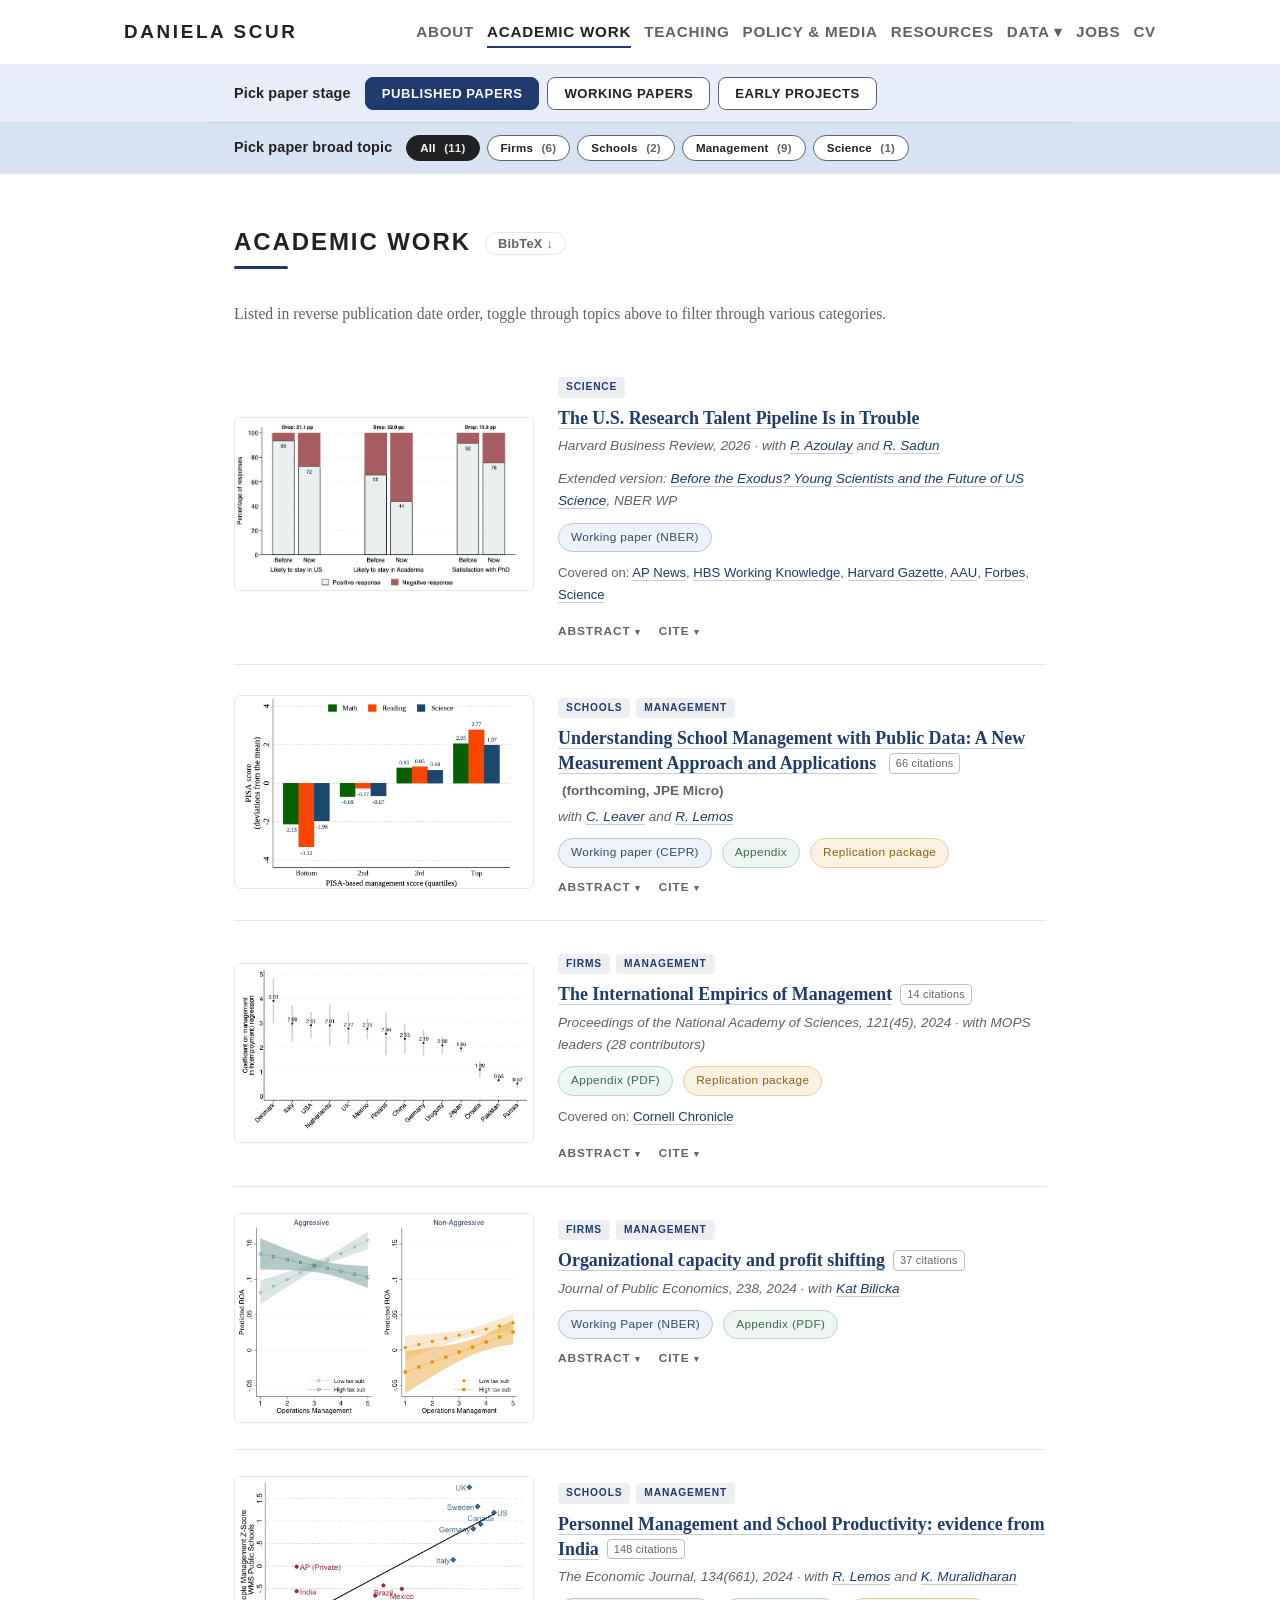
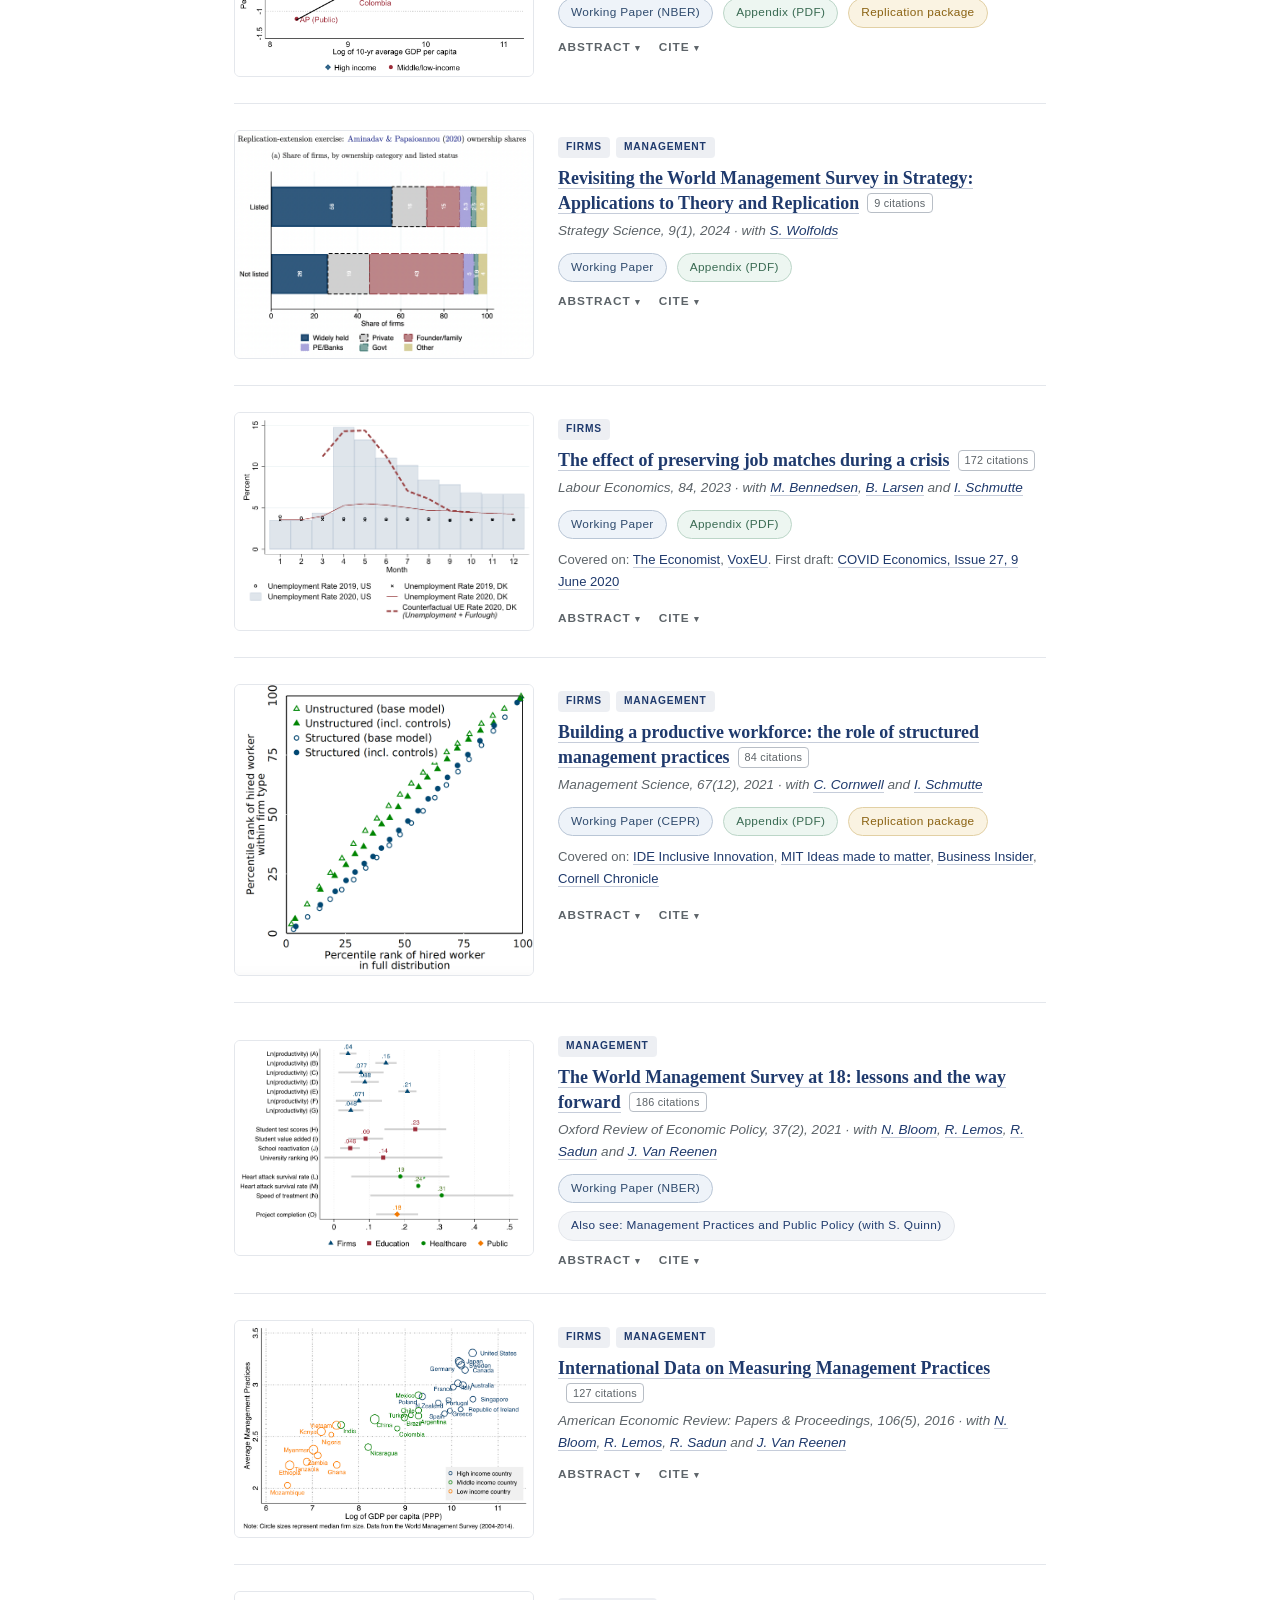
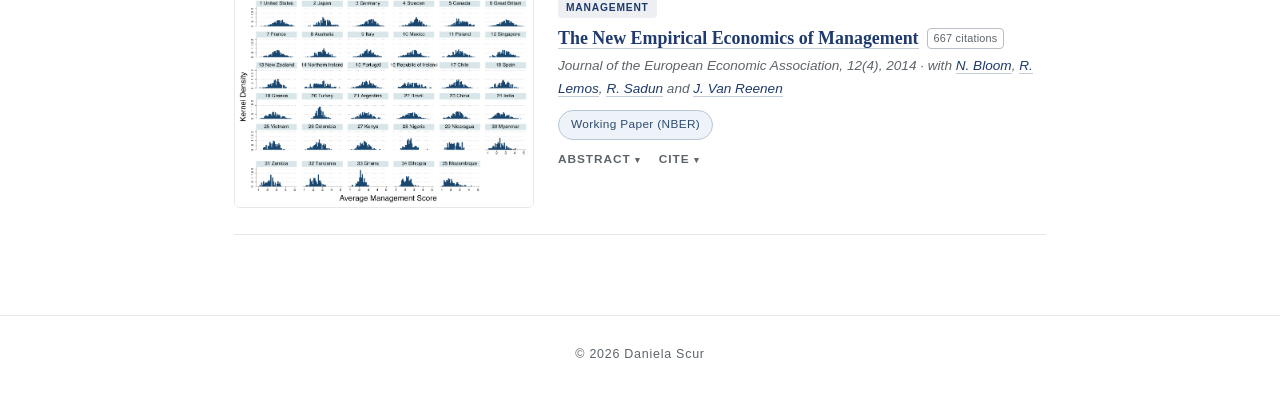
<file: early-projects.html>
<!DOCTYPE html>
<html lang="en">
<head>
<meta charset="UTF-8">
<meta http-equiv="refresh" content="0; url=academic-papers.html">
<link rel="canonical" href="academic-papers.html">
<title>Redirecting…</title>
</head>
<body>
<p>Early projects are now under <a href="academic-papers.html">Academic Work</a>.</p>
<script>window.location.replace('academic-papers.html');</script>
</body>
</html>
</file>
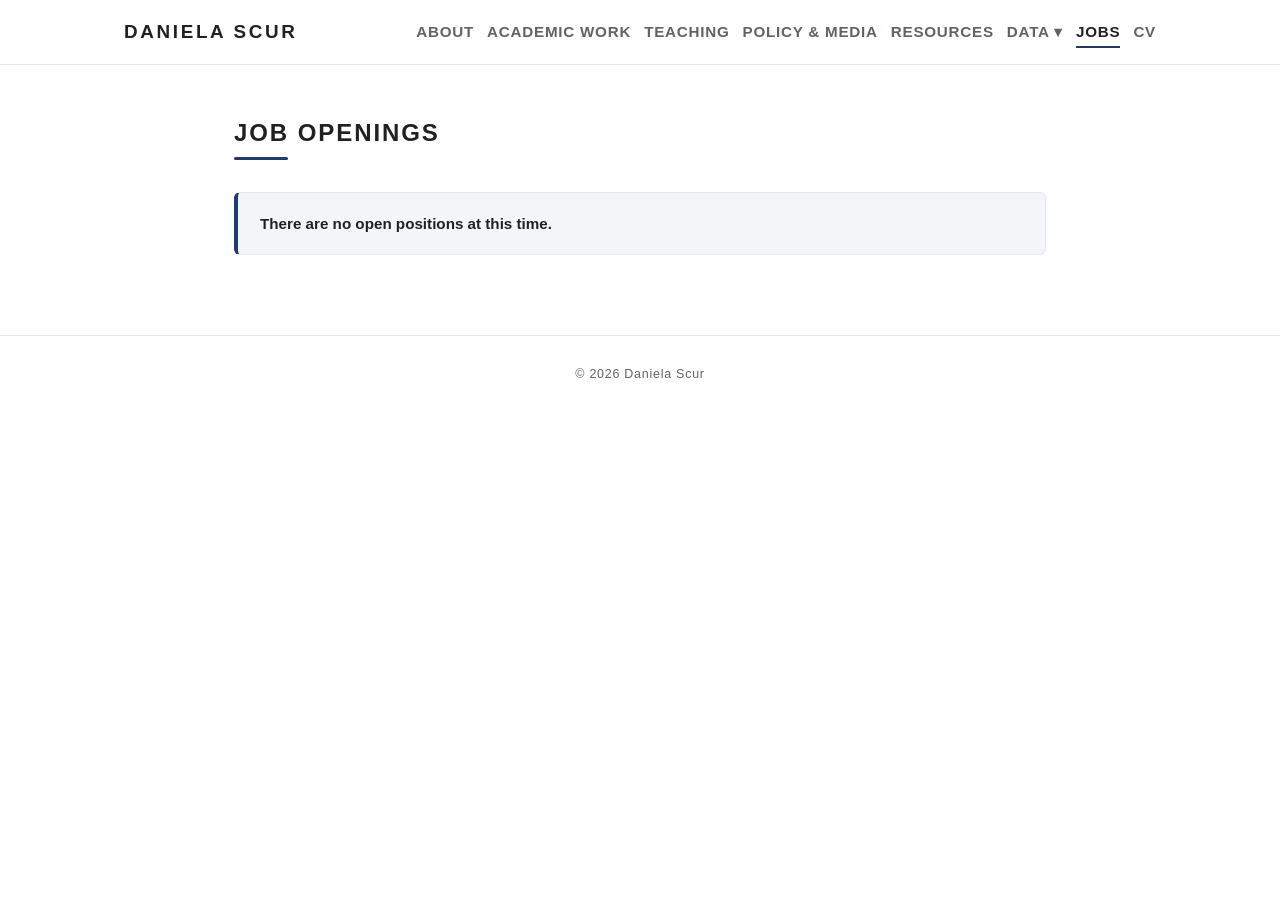
<file: jobs.html>
<!DOCTYPE html>
<html lang="en">
<head>
<meta charset="UTF-8">
<meta name="viewport" content="width=device-width, initial-scale=1">
<title>Jobs — Daniela Scur</title>
<link rel="stylesheet" href="css/style.css">
</head>
<body>

<header class="site-header">
  <div class="nav-inner">
    <a class="brand" href="index.html">DANIELA SCUR</a>
    <button class="nav-toggle" aria-label="Toggle menu">&#9776;</button>
    <ul class="nav-menu">
      <li><a href="index.html">About</a></li>
      <li><a href="academic-papers.html">Academic Work</a></li>
      <li><a href="teaching.html">Teaching</a></li>
      <li><a href="policy.html">Policy &amp; Media</a></li>
      <li><a href="resources.html">Resources</a></li>
      <li class="has-dropdown">
        <a href="#" class="dd-toggle">Data &#9662;</a>
        <ul class="dropdown">
          <li><a href="http://www.worldmanagementsurvey.org" target="_blank" rel="noopener">WMS</a></li>
          <li><a href="http://www.developingmanagement.org" target="_blank" rel="noopener">D-WMS</a></li>
        </ul>
      </li>
      <li><a href="jobs.html" class="active">Jobs</a></li>
      <li><a href="cv_danielascur_jul2026.pdf">CV</a></li>
    </ul>
  </div>
</header>

<main>
  <h1 class="page-title">Job Openings</h1>
  <div class="title-rule"></div>

  <div class="callout">
    <p style="margin:0;"><strong>There are no open positions at this time.</strong></p>
  </div>
</main>

<footer class="site-footer">
  &copy; <span id="year"></span> Daniela Scur
</footer>

<script src="js/nav.js"></script>
<script>document.getElementById('year').textContent = new Date().getFullYear();</script>
</body>
</html>
</file>
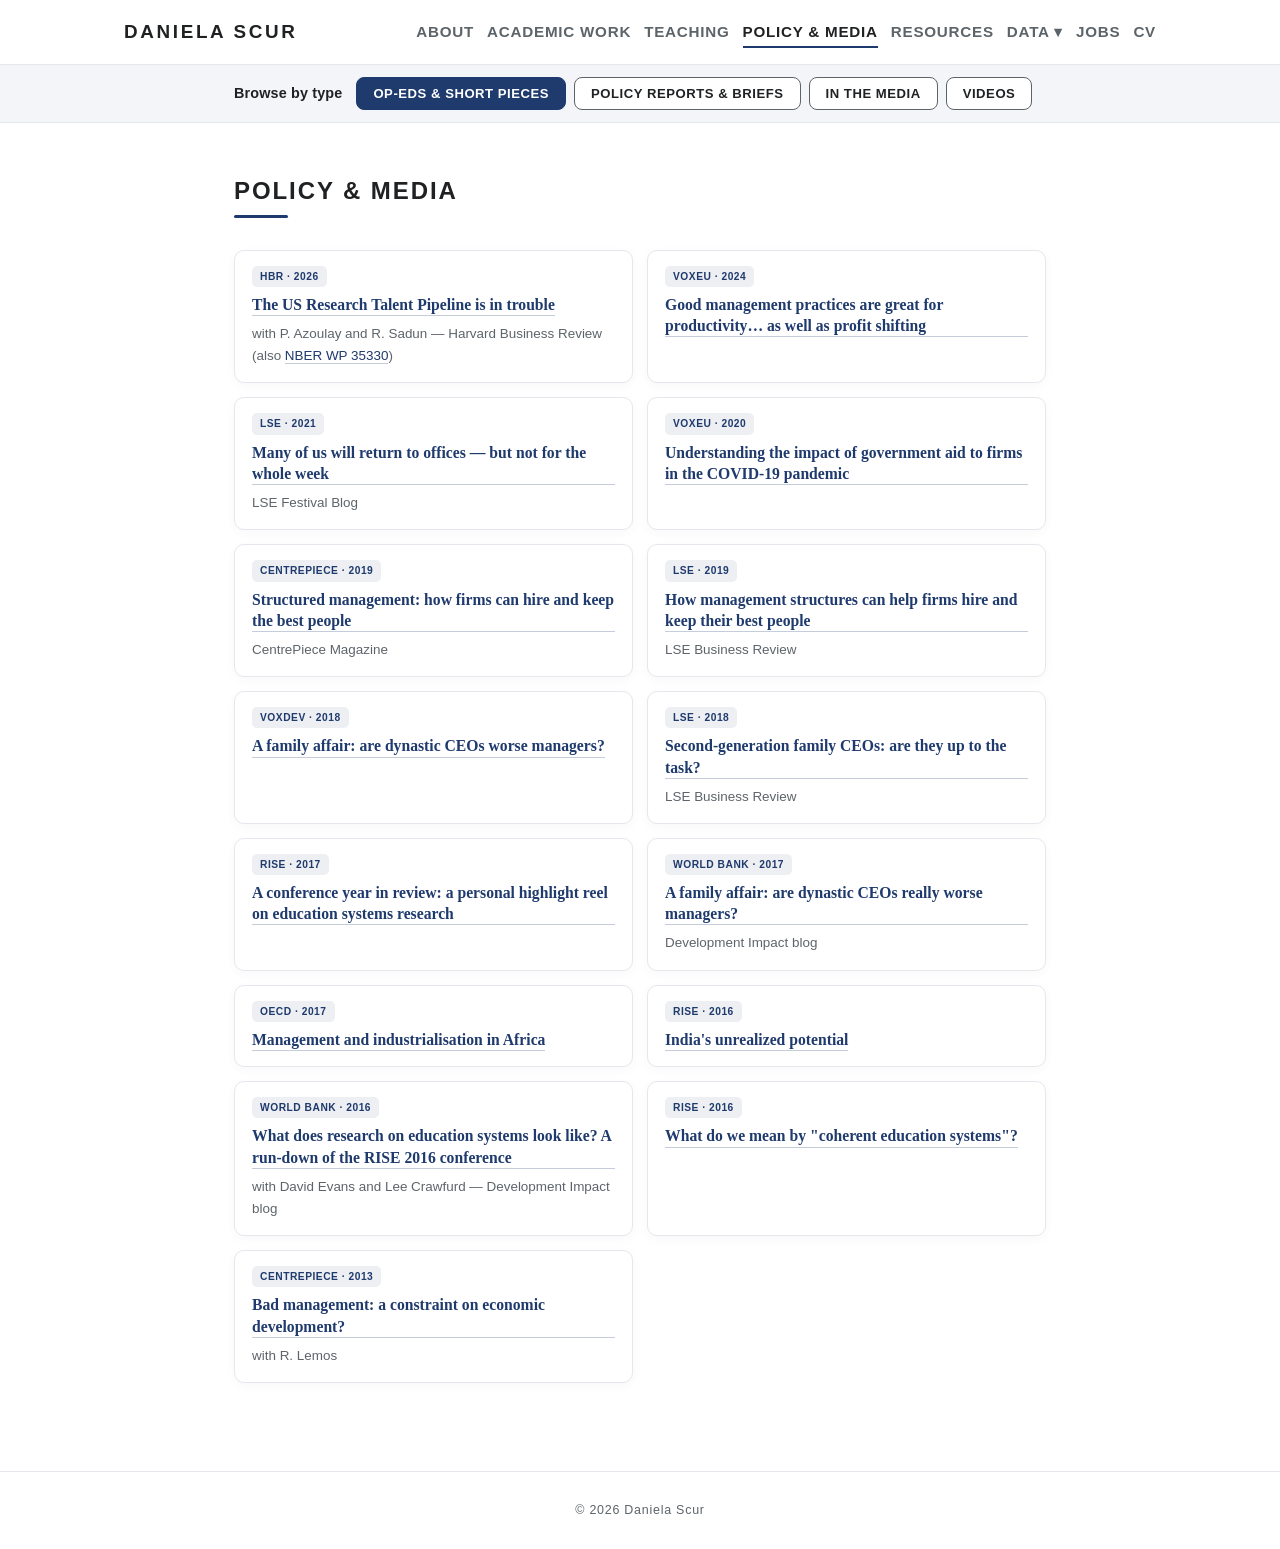
<file: policy.html>
<!DOCTYPE html>
<html lang="en">
<head>
<meta charset="UTF-8">
<meta name="viewport" content="width=device-width, initial-scale=1">
<title>Policy &amp; Media — Daniela Scur</title>
<link rel="stylesheet" href="css/style.css">
</head>
<body>

<header class="site-header">
  <div class="nav-inner">
    <a class="brand" href="index.html">DANIELA SCUR</a>
    <button class="nav-toggle" aria-label="Toggle menu">&#9776;</button>
    <ul class="nav-menu">
      <li><a href="index.html">About</a></li>
      <li><a href="academic-papers.html">Academic Work</a></li>
      <li><a href="teaching.html">Teaching</a></li>
      <li><a href="policy.html" class="active">Policy &amp; Media</a></li>
      <li><a href="resources.html">Resources</a></li>
      <li class="has-dropdown">
        <a href="#" class="dd-toggle">Data &#9662;</a>
        <ul class="dropdown">
          <li><a href="http://www.worldmanagementsurvey.org" target="_blank" rel="noopener">WMS</a></li>
          <li><a href="http://www.developingmanagement.org" target="_blank" rel="noopener">D-WMS</a></li>
        </ul>
      </li>
      <li><a href="jobs.html">Jobs</a></li>
      <li><a href="cv_danielascur_jul2026.pdf">CV</a></li>
    </ul>
  </div>
</header>

<!-- Secondary navigation: category tabs -->
<nav class="subnav">
  <div class="subnav-inner">
    <div class="filter-block">
      <span class="subnav-label">Browse by type</span>
      <div class="tabs">
        <button class="tab active" data-panel="oped">Op-eds &amp; short pieces</button>
        <button class="tab" data-panel="policy">Policy reports &amp; briefs</button>
        <button class="tab" data-panel="media">In the media</button>
        <button class="tab" data-panel="videos">Videos</button>
      </div>
    </div>
  </div>
</nav>

<main>
  <h1 class="page-title">Policy &amp; Media</h1>
  <div class="title-rule"></div>

  <section class="panel active" data-panel="oped">
    <div class="media-grid">
      <div class="media-card"><span class="outlet">HBR &middot; 2026</span><a class="m-title" href="https://hbr.org/2026/06/the-u-s-research-talent-pipeline-is-in-trouble">The US Research Talent Pipeline is in trouble</a><span class="m-date">with P. Azoulay and R. Sadun — Harvard Business Review (also <a href="https://www.nber.org/papers/w35330">NBER WP 35330</a>)</span></div>
      <div class="media-card"><span class="outlet">VoxEU &middot; 2024</span><a class="m-title" href="https://cepr.org/voxeu/columns/good-management-practices-are-great-productivity-well-profit-shifting">Good management practices are great for productivity… as well as profit shifting</a></div>
      <div class="media-card"><span class="outlet">LSE &middot; 2021</span><a class="m-title" href="https://blogs.lse.ac.uk/covid19/2021/03/01/lse-festival-2021-many-of-us-will-return-to-offices-but-not-for-the-whole-week/">Many of us will return to offices — but not for the whole week</a><span class="m-date">LSE Festival Blog</span></div>
      <div class="media-card"><span class="outlet">VoxEU &middot; 2020</span><a class="m-title" href="https://voxeu.org/article/impact-government-aid-firms-covid-19-pandemic">Understanding the impact of government aid to firms in the COVID-19 pandemic</a></div>
      <div class="media-card"><span class="outlet">CentrePiece &middot; 2019</span><a class="m-title" href="http://cep.lse.ac.uk/pubs/download/cp563.pdf">Structured management: how firms can hire and keep the best people</a><span class="m-date">CentrePiece Magazine</span></div>
      <div class="media-card"><span class="outlet">LSE &middot; 2019</span><a class="m-title" href="https://blogs.lse.ac.uk/businessreview/2019/09/09/how-management-structures-can-help-firms-hire-and-keep-their-best-people/">How management structures can help firms hire and keep their best people</a><span class="m-date">LSE Business Review</span></div>
      <div class="media-card"><span class="outlet">VoxDev &middot; 2018</span><a class="m-title" href="https://voxdev.org/topic/firms-trade/family-affair-are-dynastic-ceos-worse-managers">A family affair: are dynastic CEOs worse managers?</a></div>
      <div class="media-card"><span class="outlet">LSE &middot; 2018</span><a class="m-title" href="http://blogs.lse.ac.uk/businessreview/2018/01/18/second-generation-family-ceos-are-they-up-to-the-task/">Second-generation family CEOs: are they up to the task?</a><span class="m-date">LSE Business Review</span></div>
      <div class="media-card"><span class="outlet">RISE &middot; 2017</span><a class="m-title" href="http://www.riseprogramme.org/content/conference-year-review-personal-highlight-reel-education-systems-research">A conference year in review: a personal highlight reel on education systems research</a></div>
      <div class="media-card"><span class="outlet">World Bank &middot; 2017</span><a class="m-title" href="https://blogs.worldbank.org/impactevaluations/family-affair-are-dynastic-ceos-really-worse-managers-guest-post-daniela-scur">A family affair: are dynastic CEOs really worse managers?</a><span class="m-date">Development Impact blog</span></div>
      <div class="media-card"><span class="outlet">OECD &middot; 2017</span><a class="m-title" href="https://oecd-development-matters.org/2017/09/12/management-and-industrialisation-in-africa/">Management and industrialisation in Africa</a></div>
      <div class="media-card"><span class="outlet">RISE &middot; 2016</span><a class="m-title" href="http://www.riseprogramme.org/content/indias-unrealised-education-potential">India's unrealized potential</a></div>
      <div class="media-card"><span class="outlet">World Bank &middot; 2016</span><a class="m-title" href="https://blogs.worldbank.org/impactevaluations/what-does-research-education-systems-look-run-down-rise-2016-conference">What does research on education systems look like? A run-down of the RISE 2016 conference</a><span class="m-date">with David Evans and Lee Crawfurd — Development Impact blog</span></div>
      <div class="media-card"><span class="outlet">RISE &middot; 2016</span><a class="m-title" href="http://www.riseprogramme.org/content/what-do-we-mean-coherent-education-systems">What do we mean by "coherent education systems"?</a></div>
      <div class="media-card"><span class="outlet">CentrePiece &middot; 2013</span><a class="m-title" href="uploads/2013/11/centrepiece394.pdf">Bad management: a constraint on economic development?</a><span class="m-date">with R. Lemos</span></div>
    </div>
  </section>

  <section class="panel" data-panel="policy">
    <div class="media-grid">
      <div class="media-card"><span class="outlet">PEDL &middot; 2016</span><a class="m-title" href="uploads/2017/10/PEDL-Policy-Insights-Series-No.-1.pdf">Management and productivity in the private sector</a><span class="m-date">with N. Bloom, R. Lemos, R. Sadun and J. Van Reenen — PEDL Policy Insights Series</span></div>
      <div class="media-card"><span class="outlet">Report &middot; 2015</span><a class="m-title" href="uploads/2016/10/WLB_report.pdf">Helping firms by helping employees?</a><span class="m-date">with N. Bloom, R. Sadun and J. Van Reenen</span></div>
      <div class="media-card"><span class="outlet">Itaú Social &middot; 2015</span><a class="m-title" href="http://worldmanagementsurvey.org/wp-content/uploads/2016/01/brazileducation_itau.pdf">Práticas de gestão em escolas públicas e privadas no Brasil</a><span class="m-date">with R. Lemos — Fundação Itaú Social</span></div>
      <div class="media-card"><span class="outlet">IGC &middot; 2014</span><a class="m-title" href="uploads/2013/11/Lemos-Scur-2014-Working-Paper.pdf">Management practices in manufacturing — Mozambique</a><span class="m-date">with R. Lemos — IGC Working Paper</span></div>
      <div class="media-card"><span class="outlet">Perspectivas &middot; 2013</span><a class="m-title" href="uploads/2013/11/Perpectivas2013-9feb.pdf">Todo se queda en familia?</a><span class="m-date">with R. Lemos — Perspectivas</span></div>
      <div class="media-card"><span class="outlet">IGC &middot; 2012</span><a class="m-title" href="uploads/2013/11/Bloom-Et-Al-2012-Policy-Brief.pdf">Are poor management practices holding back middle-income countries?</a><span class="m-date">with N. Bloom and R. Lemos — IGC Policy Briefs</span></div>
      <div class="media-card"><span class="outlet">IGC &middot; 2012</span><a class="m-title" href="uploads/2013/11/Lemos-Scur-2012-Working-Paper.pdf">Describing practices in the public and private sectors in India</a><span class="m-date">with R. Lemos — IGC Working Paper</span></div>
    </div>
  </section>

  <section class="panel" data-panel="media">
    <div class="media-grid">
      <div class="media-card"><span class="outlet">AP News &middot; 2026</span><a class="m-title" href="https://apnews.com/article/trump-science-research-funding-cuts-9f4c34581f4343f316a5e72852a71b51">Meet the researchers leaving the US because of Trump's funding cuts and politicization of science</a><span class="m-date">Associated Press (October 19, 2026)</span></div>
      <div class="media-card"><span class="outlet">HBS &middot; 2026</span><a class="m-title" href="https://www.library.hbs.edu/working-knowledge/with-science-funding-cuts-us-risks-future-talent-drought">With Science Funding Cuts, US Risks Future Talent Drought</a><span class="m-date">HBS Working Knowledge (October 7, 2026)</span></div>
      <div class="media-card"><span class="outlet">Harvard Gazette &middot; 2026</span><a class="m-title" href="https://news.harvard.edu/gazette/story/2026/09/survey-of-young-researchers-raises-concerns-over-future-of-science-in-u-s/">Survey of young researchers raises concerns over future of science in U.S.</a><span class="m-date">Harvard Gazette (September 4, 2026)</span></div>
      <div class="media-card"><span class="outlet">AAU &middot; 2026</span><a class="m-title" href="https://www.aau.edu/newsroom/study-shows-early-career-scientists-us-are-rethinking">Study Shows Early-Career Scientists in the U.S. Are Rethinking Their Future in Academia</a><span class="m-date">Association of American Universities (July 23, 2026)</span></div>
      <div class="media-card"><span class="outlet">Forbes &middot; 2026</span><a class="m-title" href="https://www.forbes.com/sites/michaeltnietzel/2026/06/16/trumps-research-policies-are-causing-young-scientists-to-doubt-future-careers/">Trump's Research Policies Are Rattling The Career Plans Of Young Scientists</a><span class="m-date">Forbes (June 16, 2026)</span></div>
      <div class="media-card"><span class="outlet">Science &middot; 2026</span><a class="m-title" href="https://www.science.org/content/article/scienceadviser-are-young-scientists-really-leaving-united-states">Are young scientists really leaving the United States?</a><span class="m-date">ScienceAdviser newsletter, Science (2026)</span></div>
      <div class="media-card"><span class="outlet">Cornell Chronicle &middot; 2024</span><a class="m-title" href="https://news.cornell.edu/stories/2024/10/firms-structured-management-practices-fare-better">Firms with structured management practices fare better</a><span class="m-date">Cornell Chronicle (October 31, 2024)</span></div>
      <div class="media-card"><span class="outlet">Cornell Chronicle &middot; 2021</span><a class="m-title" href="https://news.cornell.edu/stories/2021/10/structured-management-protocols-help-firms-thrive">Structured management protocols help firms thrive</a><span class="m-date">Cornell Chronicle (October 18, 2021)</span></div>
      <div class="media-card"><span class="outlet">MIT Sloan &middot; 2019</span><a class="m-title" href="https://mitsloan.mit.edu/ideas-made-to-matter/structured-management-practices-lead-to-better-hr-outcomes">Structured management practices lead to better HR outcomes</a><span class="m-date">MIT Ideas Made to Matter (July 31, 2019)</span></div>
      <div class="media-card"><span class="outlet">Bus. Insider &middot; 2019</span><a class="m-title" href="https://www.businessinsider.sg/structured-management-practices-organizational-productivity-performance-cornell-research-paper-2019-12/">A haphazard approach to talent doesn't work</a><span class="m-date">Business Insider (December 3, 2019)</span></div>
    </div>
  </section>

  <section class="panel" data-panel="videos">
    <div class="video-grid">
      <figure>
        <iframe src="https://www.youtube.com/embed/FhZthZUqJXA" title="New faculty interview" allowfullscreen></iframe>
        <figcaption>New faculty interview. <em>Cornell University, October 2019</em></figcaption>
      </figure>
      <figure>
        <iframe src="https://www.youtube.com/embed/Fc-MtXs5x2g" title="Global School Leaders interview" allowfullscreen></iframe>
        <figcaption>Interview, <em>Global School Leaders</em></figcaption>
      </figure>
      <figure>
        <iframe src="https://www.youtube.com/embed/ALZ07J6f6-U" title="Lindau Nobel Laureate meeting mini-interview" allowfullscreen></iframe>
        <figcaption>Mini-interview at the Lindau Nobel Laureate Economic Sciences meeting. <em>Lindau, Germany, August 2017</em></figcaption>
      </figure>
      <figure style="display:flex;flex-direction:column;justify-content:center;">
        <div class="callout" style="height:100%;display:flex;align-items:center;">
          <p style="margin:0;"><a href="https://1930181.mediaspace.kaltura.com/media/Empirical+Management+Conference+-+Day+1+-+Dec+7,+2017+AM/1_9grmblu5#t=33:10">Presentation at the Empirical Management Conference 2017 (World Bank) &rarr;</a></p>
        </div>
      </figure>
    </div>
  </section>
</main>

<footer class="site-footer">
  &copy; <span id="year"></span> Daniela Scur
</footer>

<script src="js/nav.js"></script>
<script>
document.getElementById('year').textContent = new Date().getFullYear();
(function () {
  var tabs = document.querySelectorAll('.tab');
  var panels = document.querySelectorAll('.panel');
  tabs.forEach(function (t) {
    t.addEventListener('click', function () {
      var name = t.getAttribute('data-panel');
      tabs.forEach(function (x) { x.classList.toggle('active', x === t); });
      panels.forEach(function (p) { p.classList.toggle('active', p.getAttribute('data-panel') === name); });
    });
  });
})();
</script>
</body>
</html>
</file>
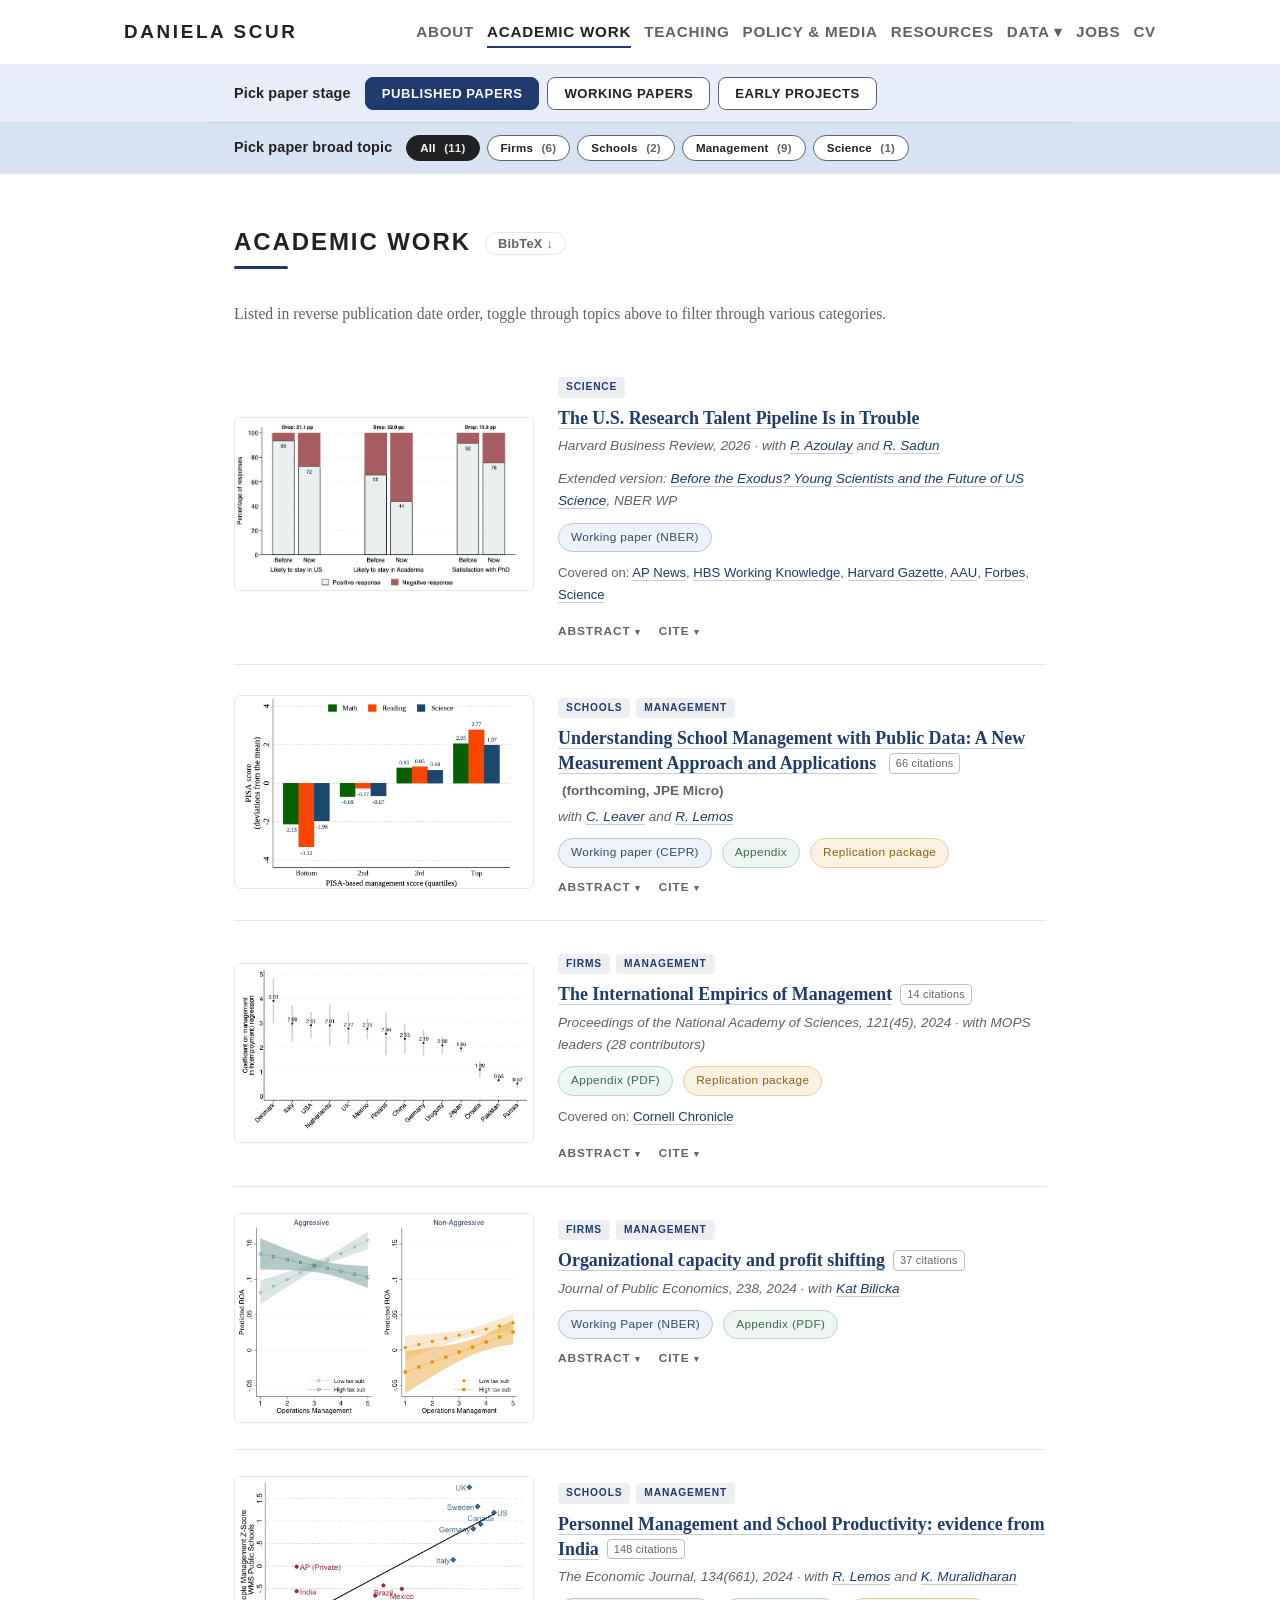
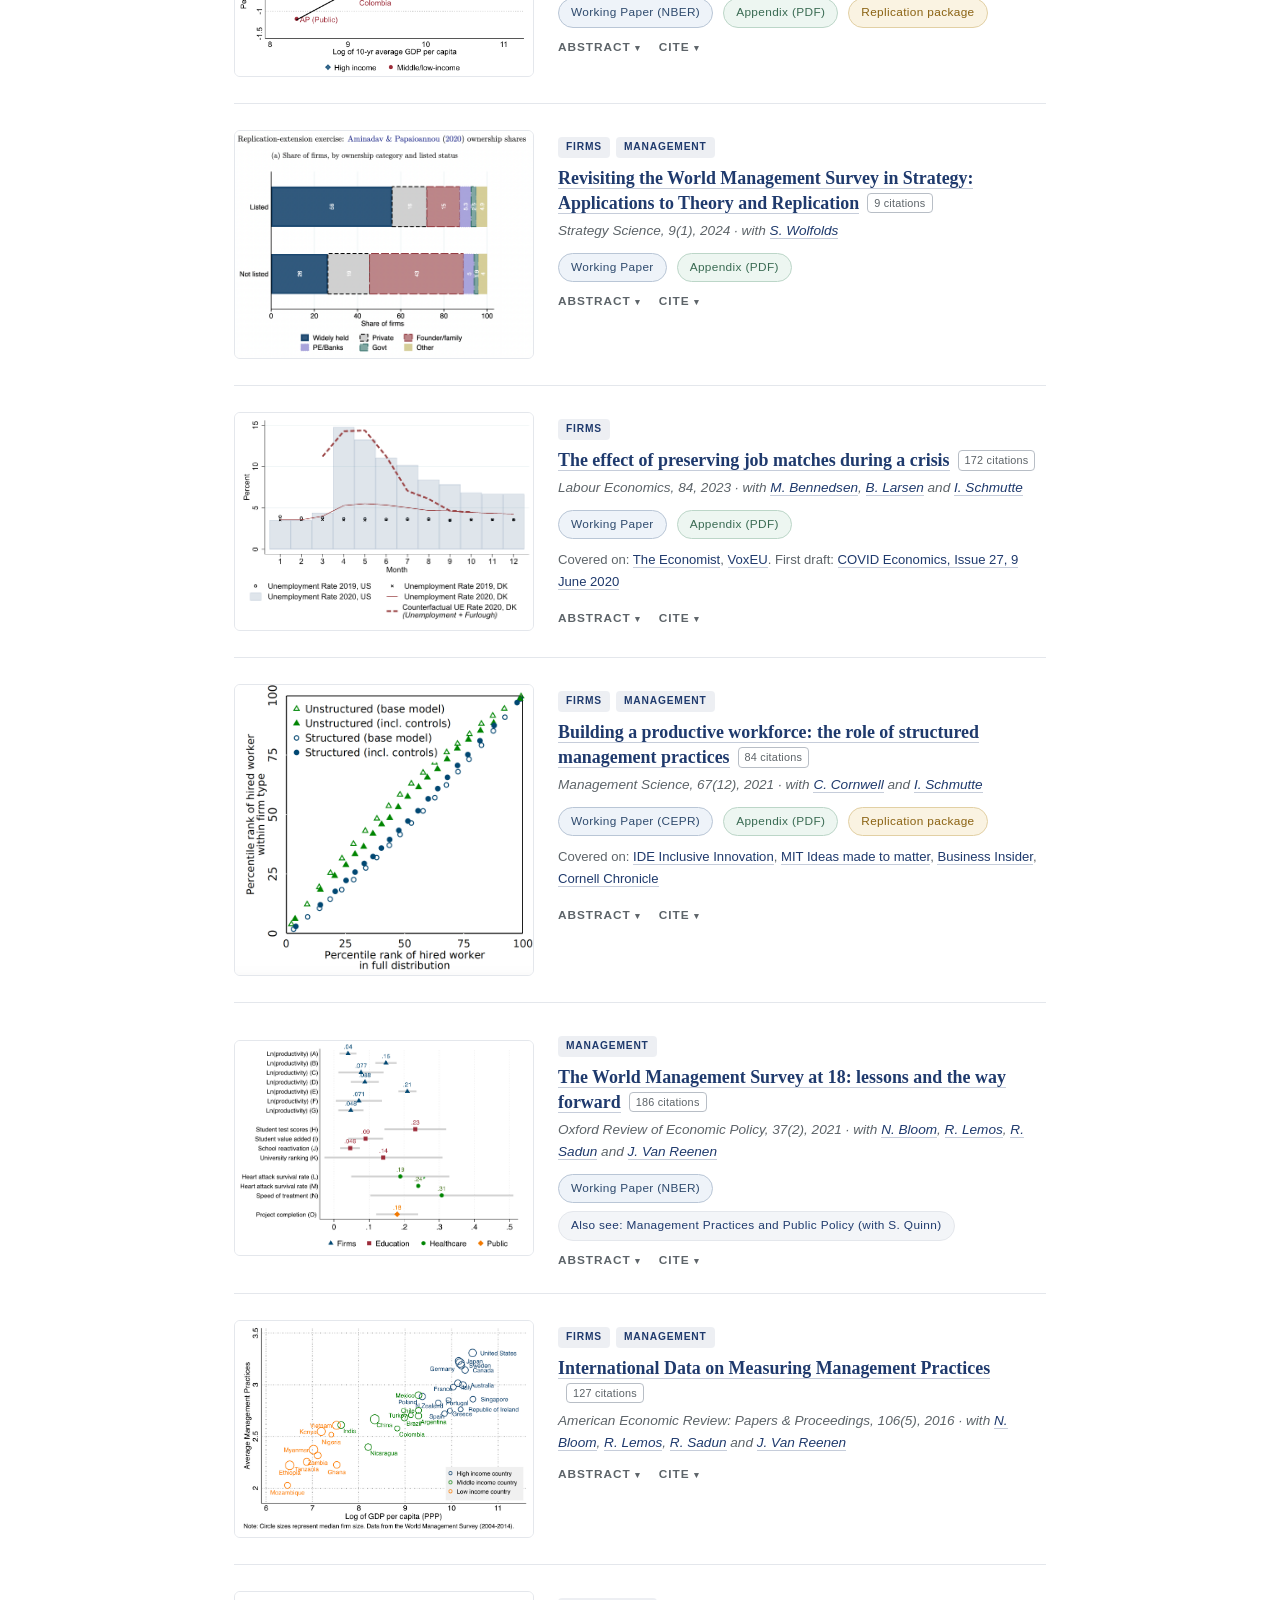
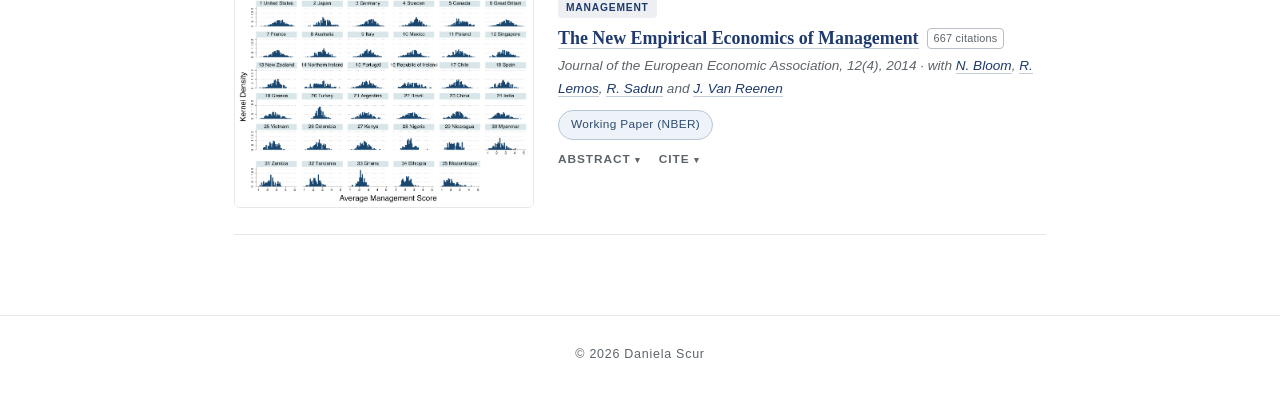
<file: publications.html>
<!DOCTYPE html>
<html lang="en">
<head>
<meta charset="UTF-8">
<meta http-equiv="refresh" content="0; url=academic-papers.html">
<link rel="canonical" href="academic-papers.html">
<title>Redirecting…</title>
</head>
<body>
<p>This page has moved to <a href="academic-papers.html">Academic Work</a>.</p>
<script>window.location.replace('academic-papers.html');</script>
</body>
</html>
</file>
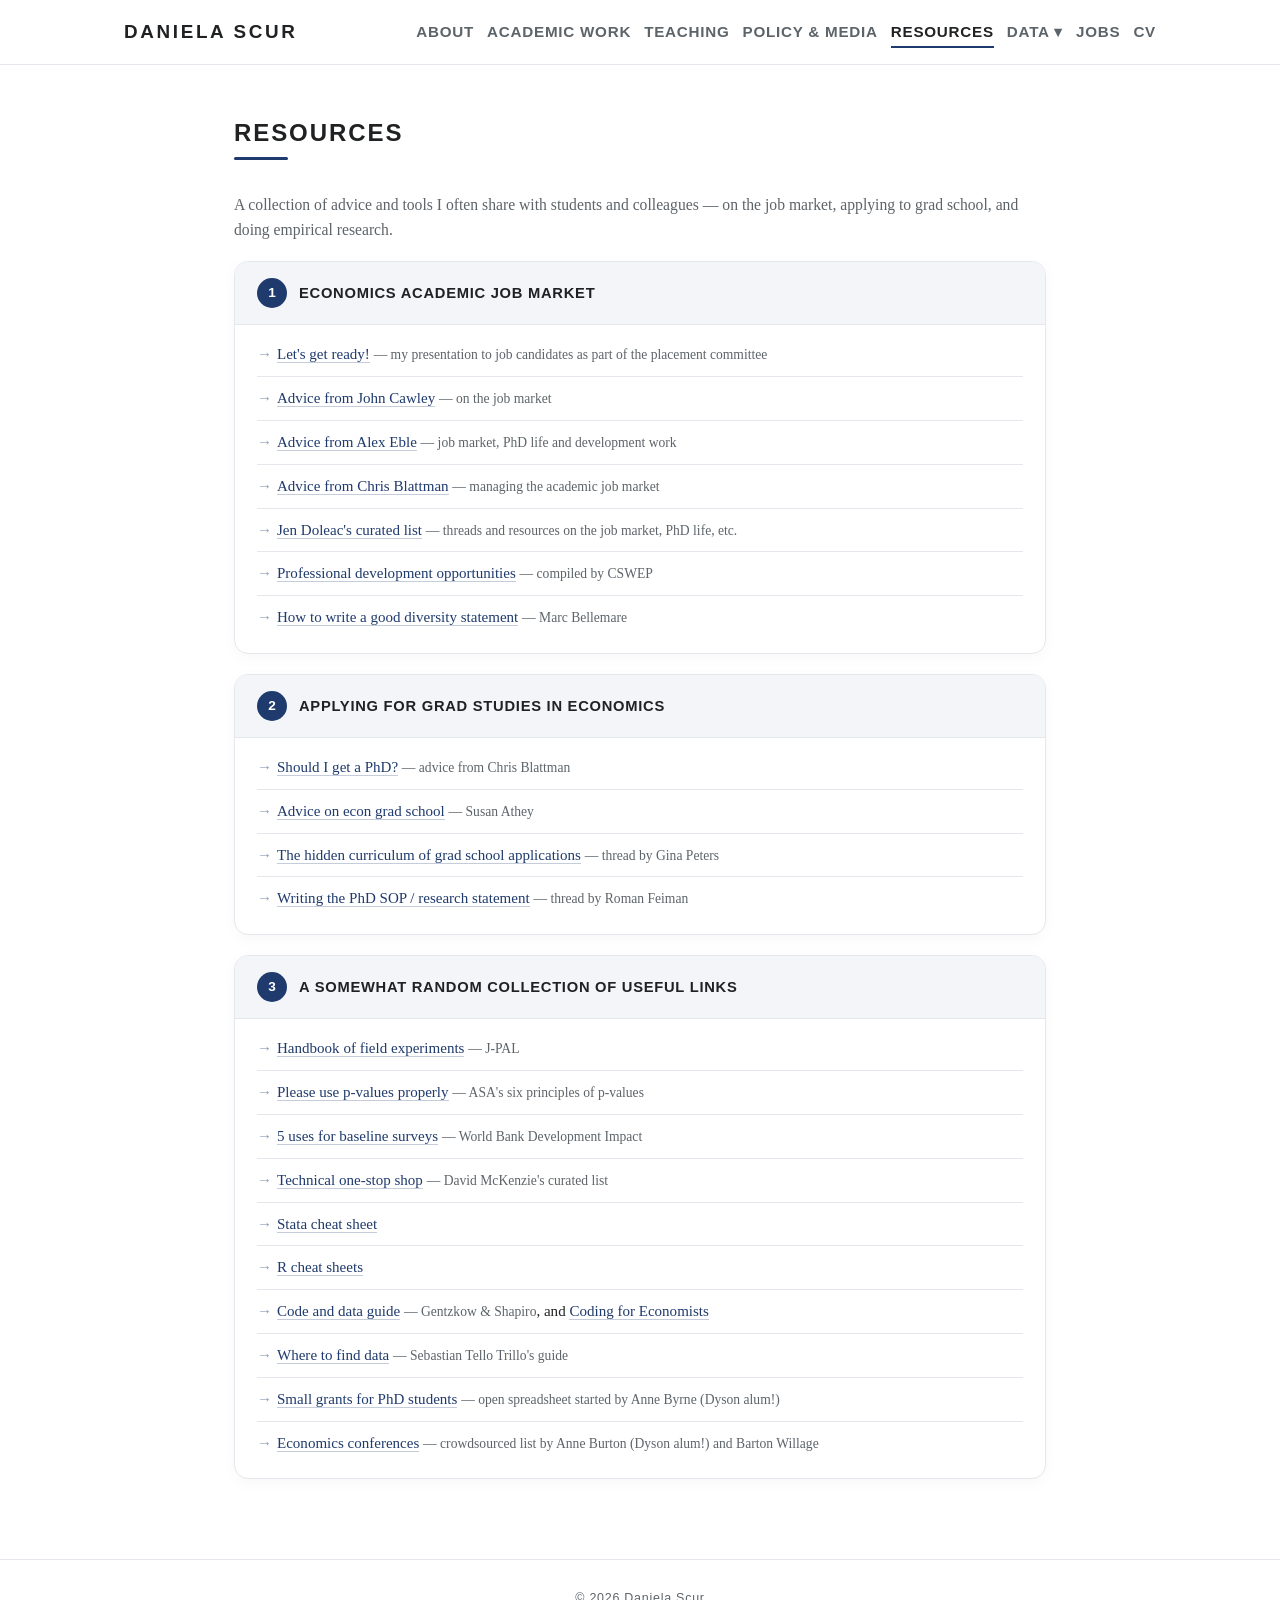
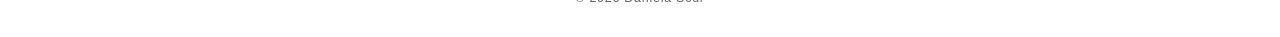
<file: resources.html>
<!DOCTYPE html>
<html lang="en">
<head>
<meta charset="UTF-8">
<meta name="viewport" content="width=device-width, initial-scale=1">
<title>Resources — Daniela Scur</title>
<link rel="stylesheet" href="css/style.css">
</head>
<body>

<header class="site-header">
  <div class="nav-inner">
    <a class="brand" href="index.html">DANIELA SCUR</a>
    <button class="nav-toggle" aria-label="Toggle menu">&#9776;</button>
    <ul class="nav-menu">
      <li><a href="index.html">About</a></li>
      <li><a href="academic-papers.html">Academic Work</a></li>
      <li><a href="teaching.html">Teaching</a></li>
      <li><a href="policy.html">Policy &amp; Media</a></li>
      <li><a href="resources.html" class="active">Resources</a></li>
      <li class="has-dropdown">
        <a href="#" class="dd-toggle">Data &#9662;</a>
        <ul class="dropdown">
          <li><a href="http://www.worldmanagementsurvey.org" target="_blank" rel="noopener">WMS</a></li>
          <li><a href="http://www.developingmanagement.org" target="_blank" rel="noopener">D-WMS</a></li>
        </ul>
      </li>
      <li><a href="jobs.html">Jobs</a></li>
      <li><a href="cv_danielascur_jul2026.pdf">CV</a></li>
    </ul>
  </div>
</header>

<main>
  <h1 class="page-title">Resources</h1>
  <div class="title-rule"></div>

  <p class="section-intro">A collection of advice and tools I often share with students and colleagues — on the job market, applying to grad school, and doing empirical research.</p>

  <div class="res-grid">

    <section class="res-card">
      <h2 class="res-head"><span class="num">1</span> Economics academic job market</h2>
      <ul class="card-links">
        <li><a href="uploads/2022/09/jobmkt-2022-dscur.pdf">Let's get ready!</a> <span class="src">— my presentation to job candidates as part of the placement committee</span></li>
        <li><a href="https://www.aeaweb.org/content/file?id=869">Advice from John Cawley</a> <span class="src">— on the job market</span></li>
        <li><a href="http://www.alexeble.com/advice">Advice from Alex Eble</a> <span class="src">— job market, PhD life and development work</span></li>
        <li><a href="https://chrisblattman.com/blog/2022/04/16/managing-the-academic-job-market/">Advice from Chris Blattman</a> <span class="src">— managing the academic job market</span></li>
        <li><a href="http://jenniferdoleac.com/resources/">Jen Doleac's curated list</a> <span class="src">— threads and resources on the job market, PhD life, etc.</span></li>
        <li><a href="https://www.aeaweb.org/about-aea/committees/cswep/programs/resources">Professional development opportunities</a> <span class="src">— compiled by CSWEP</span></li>
        <li><a href="http://marcfbellemare.com/wordpress/14107">How to write a good diversity statement</a> <span class="src">— Marc Bellemare</span></li>
      </ul>
    </section>

    <section class="res-card">
      <h2 class="res-head"><span class="num">2</span> Applying for grad studies in Economics</h2>
      <ul class="card-links">
        <li><a href="https://chrisblattman.com/blog/2007/12/12/how-to-get-a-phd-and-save-the-world/">Should I get a PhD?</a> <span class="src">— advice from Chris Blattman</span></li>
        <li><a href="https://gsb-faculty.stanford.edu/susan-athey/professional-advice/">Advice on econ grad school</a> <span class="src">— Susan Athey</span></li>
        <li><a href="https://twitter.com/ProfPieters/status/1161686184269139970">The hidden curriculum of grad school applications</a> <span class="src">— thread by Gina Peters</span></li>
        <li><a href="https://twitter.com/RomanFeiman/status/1585700225280528385?t=z91W03K8Oy_NG_31VdabnQ&s=19">Writing the PhD SOP / research statement</a> <span class="src">— thread by Roman Feiman</span></li>
      </ul>
    </section>

    <section class="res-card">
      <h2 class="res-head"><span class="num">3</span> A somewhat random collection of useful links</h2>
      <ul class="card-links">
        <li><a href="https://www.povertyactionlab.org/handbook-field-experiments">Handbook of field experiments</a> <span class="src">— J-PAL</span></li>
        <li><a href="http://retractionwatch.com/2016/03/07/were-using-a-common-statistical-test-all-wrong-statisticians-want-to-fix-that/">Please use p-values properly</a> <span class="src">— ASA's six principles of p-values</span></li>
        <li><a href="https://blogs.worldbank.org/impactevaluations/when-baseline-more-baseline-5-uses-your-baseline-survey">5 uses for baseline surveys</a> <span class="src">— World Bank Development Impact</span></li>
        <li><a href="http://blogs.worldbank.org/impactevaluations/curated-list-our-postings-technical-topics-your-one-stop-shop-methodology">Technical one-stop shop</a> <span class="src">— David McKenzie's curated list</span></li>
        <li><a href="https://geocenter.github.io/StataTraining/portfolio/01_resource/">Stata cheat sheet</a></li>
        <li><a href="https://www.rstudio.com/resources/cheatsheets/">R cheat sheets</a></li>
        <li><a href="https://web.stanford.edu/~gentzkow/research/CodeAndData.xhtml#magicparlabel-20">Code and data guide</a> <span class="src">— Gentzkow &amp; Shapiro</span>, and <a href="https://aeturrell.github.io/coding-for-economists/intro.html?s=03">Coding for Economists</a></li>
        <li><a href="https://sebastiantellotrillo.com/resources/primer-where-to-find-data">Where to find data</a> <span class="src">— Sebastian Tello Trillo's guide</span></li>
        <li><a href="https://docs.google.com/spreadsheets/d/17UlG3Er7MD1EajGIyiiI-adCw77RfWTkFeU9kpp2-zI/edit#gid=0">Small grants for PhD students</a> <span class="src">— open spreadsheet started by Anne Byrne (Dyson alum!)</span></li>
        <li><a href="https://docs.google.com/spreadsheets/d/1MNeXLKiwQA4MK3cZ3Hr1WWXZTReh3rKQU_yfTKnu-hg/edit#gid=231408487">Economics conferences</a> <span class="src">— crowdsourced list by Anne Burton (Dyson alum!) and Barton Willage</span></li>
      </ul>
    </section>

  </div>
</main>

<footer class="site-footer">
  &copy; <span id="year"></span> Daniela Scur
</footer>

<script src="js/nav.js"></script>
<script>document.getElementById('year').textContent = new Date().getFullYear();</script>
</body>
</html>
</file>
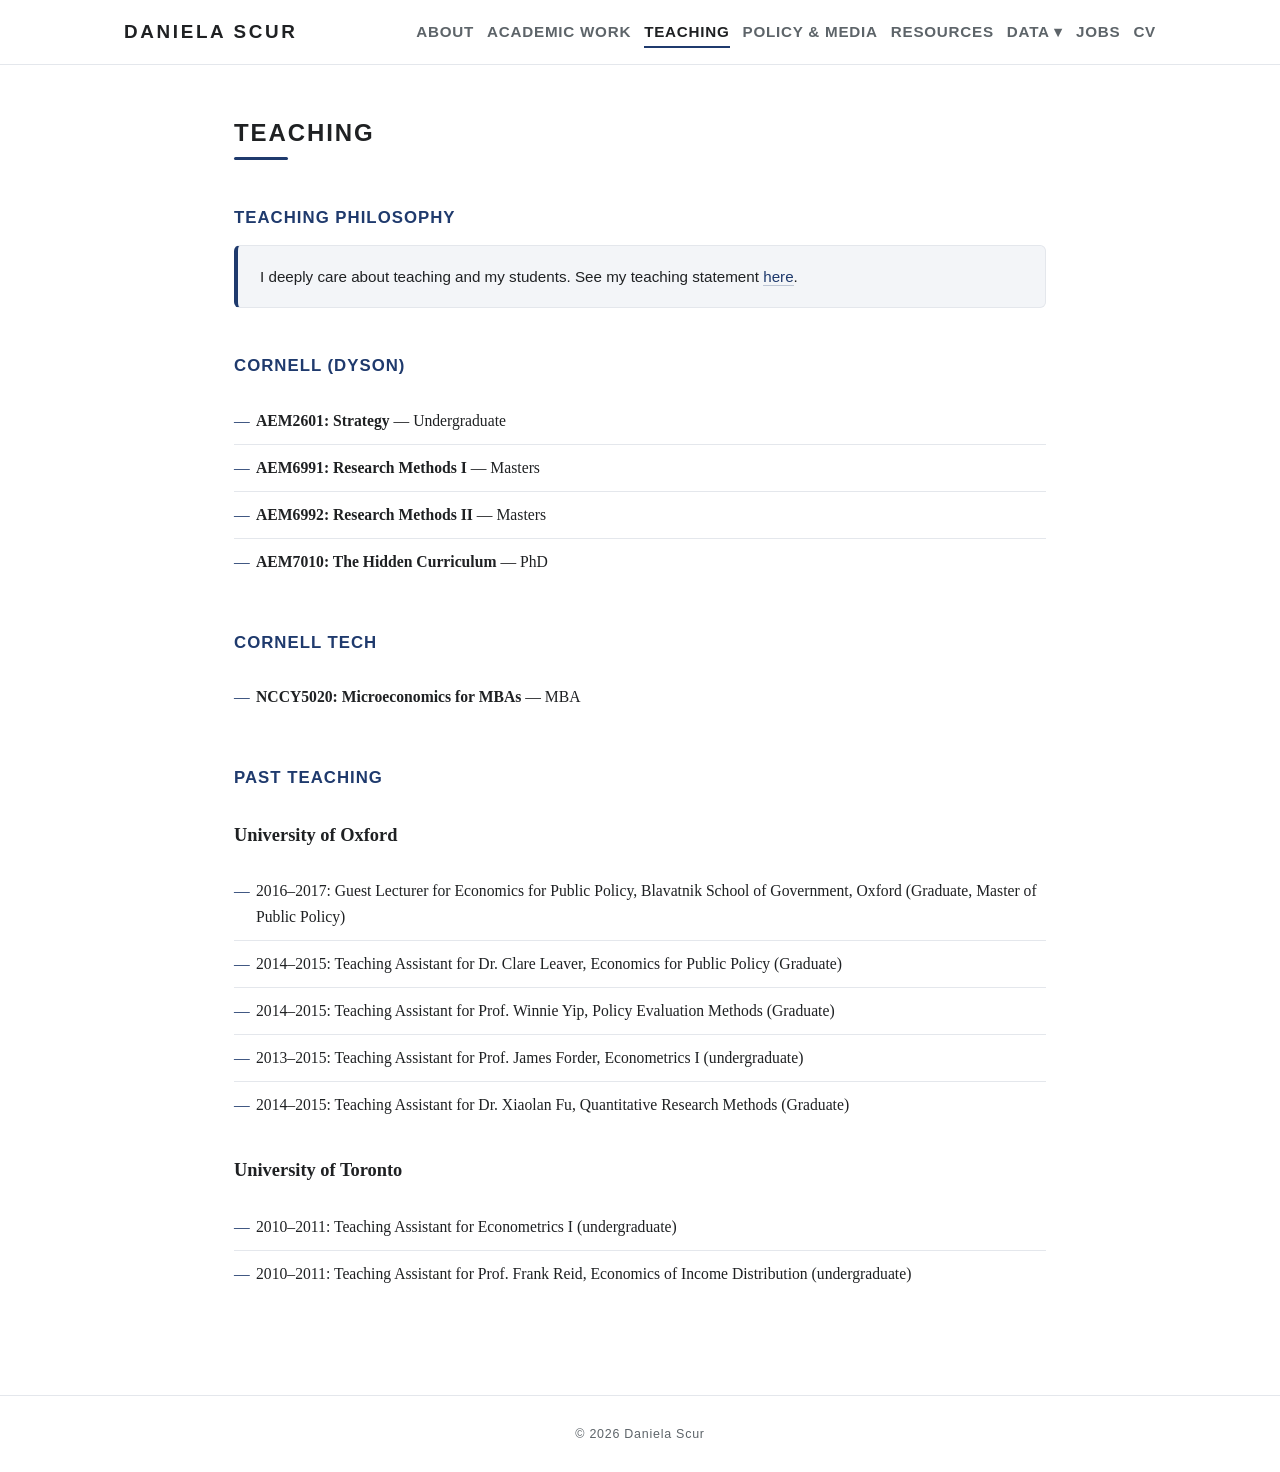
<file: teaching.html>
<!DOCTYPE html>
<html lang="en">
<head>
<meta charset="UTF-8">
<meta name="viewport" content="width=device-width, initial-scale=1">
<title>Teaching — Daniela Scur</title>
<link rel="stylesheet" href="css/style.css">
</head>
<body>

<header class="site-header">
  <div class="nav-inner">
    <a class="brand" href="index.html">DANIELA SCUR</a>
    <button class="nav-toggle" aria-label="Toggle menu">&#9776;</button>
    <ul class="nav-menu">
      <li><a href="index.html">About</a></li>
      <li><a href="academic-papers.html">Academic Work</a></li>
      <li><a href="teaching.html" class="active">Teaching</a></li>
      <li><a href="policy.html">Policy &amp; Media</a></li>
      <li><a href="resources.html">Resources</a></li>
      <li class="has-dropdown">
        <a href="#" class="dd-toggle">Data &#9662;</a>
        <ul class="dropdown">
          <li><a href="http://www.worldmanagementsurvey.org" target="_blank" rel="noopener">WMS</a></li>
          <li><a href="http://www.developingmanagement.org" target="_blank" rel="noopener">D-WMS</a></li>
        </ul>
      </li>
      <li><a href="jobs.html">Jobs</a></li>
      <li><a href="cv_danielascur_jul2026.pdf">CV</a></li>
    </ul>
  </div>
</header>

<main>
  <h1 class="page-title">Teaching</h1>
  <div class="title-rule"></div>

  <h2>Teaching philosophy</h2>
  <div class="callout">
    <p style="margin:0;">I deeply care about teaching and my students. See my teaching statement <a href="uploads/2023/01/dscur-teaching-statement.pdf">here</a>.</p>
  </div>

  <h2>Cornell (Dyson)</h2>
  <ul class="content-list">
    <li><strong>AEM2601: Strategy</strong> — Undergraduate</li>
    <li><strong>AEM6991: Research Methods I</strong> — Masters</li>
    <li><strong>AEM6992: Research Methods II</strong> — Masters</li>
    <li><strong>AEM7010: The Hidden Curriculum</strong> — PhD</li>
  </ul>

  <h2>Cornell Tech</h2>
  <ul class="content-list">
    <li><strong>NCCY5020: Microeconomics for MBAs</strong> — MBA</li>
  </ul>

  <h2>Past teaching</h2>

  <h3>University of Oxford</h3>
  <ul class="content-list">
    <li>2016–2017: Guest Lecturer for Economics for Public Policy, Blavatnik School of Government, Oxford (Graduate, Master of Public Policy)</li>
    <li>2014–2015: Teaching Assistant for Dr. Clare Leaver, Economics for Public Policy (Graduate)</li>
    <li>2014–2015: Teaching Assistant for Prof. Winnie Yip, Policy Evaluation Methods (Graduate)</li>
    <li>2013–2015: Teaching Assistant for Prof. James Forder, Econometrics I (undergraduate)</li>
    <li>2014–2015: Teaching Assistant for Dr. Xiaolan Fu, Quantitative Research Methods (Graduate)</li>
  </ul>

  <h3>University of Toronto</h3>
  <ul class="content-list">
    <li>2010–2011: Teaching Assistant for Econometrics I (undergraduate)</li>
    <li>2010–2011: Teaching Assistant for Prof. Frank Reid, Economics of Income Distribution (undergraduate)</li>
  </ul>
</main>

<footer class="site-footer">
  &copy; <span id="year"></span> Daniela Scur
</footer>

<script src="js/nav.js"></script>
<script>document.getElementById('year').textContent = new Date().getFullYear();</script>
</body>
</html>
</file>
<file: css/style.css>
/* =========================================================
   Daniela Scur — personal academic site
   Plain HTML/CSS. Edit colors/fonts here in one place.
   ========================================================= */

:root {
  --maxw: 860px;
  --accent: #1f3a6d;          /* deep navy */
  --accent-soft: #2c4d86;
  --ink: #1f2123;
  --muted: #5d6469;
  --rule: #e4e7ec;
  --bg: #ffffff;
  --bg-soft: #f3f5f8;
  --font-serif: "Georgia", "Iowan Old Style", "Times New Roman", serif;
  --font-sans: -apple-system, BlinkMacSystemFont, "Segoe UI", "Helvetica Neue", Arial, sans-serif;
}

* { box-sizing: border-box; }

html { scroll-behavior: smooth; }

body {
  margin: 0;
  background: var(--bg);
  color: var(--ink);
  font-family: var(--font-serif);
  font-size: 18px;
  line-height: 1.65;
  -webkit-font-smoothing: antialiased;
}

a {
  color: var(--accent);
  text-decoration: none;
  border-bottom: 1px solid rgba(31, 58, 109, 0.25);
  transition: color .15s ease, border-color .15s ease;
}
a:hover { color: var(--accent-soft); border-color: var(--accent-soft); }

/* ---------- Header / nav ---------- */
.site-header {
  position: sticky;
  top: 0;
  z-index: 50;
  background: rgba(255,255,255,0.92);
  backdrop-filter: saturate(180%) blur(8px);
  border-bottom: 1px solid var(--rule);
}
.nav-inner {
  max-width: 1080px;
  margin: 0 auto;
  padding: 0 24px;
  display: flex;
  align-items: center;
  justify-content: space-between;
  min-height: 64px;
  gap: 16px;
}
.brand {
  font-family: var(--font-sans);
  font-weight: 700;
  letter-spacing: 0.14em;
  font-size: 1.18rem;
  color: var(--ink);
  border: none;
  white-space: nowrap;
}
.brand:hover { color: var(--accent); }

.nav-toggle {
  display: none;
  background: none;
  border: none;
  cursor: pointer;
  font-size: 1.5rem;
  color: var(--ink);
  padding: 4px 8px;
  line-height: 1;
}

.nav-menu {
  list-style: none;
  display: flex;
  flex-wrap: nowrap;
  align-items: center;
  gap: 13px;
  margin: 0;
  padding: 0;
  font-family: var(--font-sans);
  font-size: 0.95rem;
  letter-spacing: 0.05em;
  font-weight: 600;
}
.nav-menu > li { position: relative; flex: 0 0 auto; }
.nav-menu a {
  color: var(--muted);
  border: none;
  text-transform: uppercase;
  padding: 6px 0;
  white-space: nowrap;
}
.nav-menu a:hover { color: var(--accent); }
.nav-menu a.active { color: var(--ink); border-bottom: 2px solid var(--accent); }

/* Dropdown (DATA) */
.has-dropdown > .dd-toggle { cursor: default; }
.dropdown {
  list-style: none;
  margin: 0;
  padding: 8px 0;
  position: absolute;
  top: 100%;
  left: 50%;
  transform: translateX(-50%) translateY(6px);
  background: #fff;
  border: 1px solid var(--rule);
  border-radius: 8px;
  box-shadow: 0 10px 30px rgba(0,0,0,0.08);
  min-width: 110px;
  opacity: 0;
  visibility: hidden;
  transition: opacity .15s ease, transform .15s ease, visibility .15s;
}
.has-dropdown:hover .dropdown,
.has-dropdown:focus-within .dropdown {
  opacity: 1;
  visibility: visible;
  transform: translateX(-50%) translateY(0);
}
.dropdown li { text-align: center; }
.dropdown a { display: block; padding: 6px 18px; white-space: nowrap; }

/* ---------- Layout ---------- */
main {
  max-width: var(--maxw);
  margin: 0 auto;
  padding: 48px 24px 24px;
}

h1.page-title {
  font-family: var(--font-sans);
  font-weight: 700;
  letter-spacing: 0.08em;
  text-transform: uppercase;
  font-size: 1.5rem;
  margin: 0 0 4px;
}
.title-rule {
  width: 54px;
  height: 3px;
  background: var(--accent);
  border-radius: 2px;
  margin: 0 0 32px;
}

h2 {
  font-family: var(--font-sans);
  font-weight: 700;
  letter-spacing: 0.06em;
  text-transform: uppercase;
  font-size: 1.05rem;
  color: var(--accent);
  margin: 44px 0 14px;
}
h3 { font-size: 1.15rem; margin: 28px 0 6px; }

p { margin: 0 0 18px; }

/* ---------- Home: rotating highlights ---------- */
.hl-heading {
  font-family: var(--font-sans);
  font-weight: 700;
  letter-spacing: 0.06em;
  text-transform: uppercase;
  font-size: 1.05rem;
  color: var(--accent);
  margin: 44px 0 14px;
}
.highlight {
  position: relative;
  background: linear-gradient(180deg, #eef3fb, #ffffff);
  border: 1px solid var(--rule);
  border-left: 4px solid var(--accent);
  border-radius: 12px;
  padding: 22px 26px;
  margin-bottom: 8px;
  min-height: 118px;
}
.hl-slide { display: none; }
.hl-slide.active { display: block; animation: hlfade .4s ease; }
@keyframes hlfade { from { opacity: 0; transform: translateY(4px); } to { opacity: 1; transform: none; } }
.hl-kicker {
  font-family: var(--font-sans);
  font-size: 0.66rem;
  letter-spacing: 0.12em;
  text-transform: uppercase;
  font-weight: 700;
  color: var(--accent);
}
.hl-title { font-size: 1.2rem; line-height: 1.3; margin: 8px 0 8px; }
.hl-title a { color: var(--ink); border: none; }
.hl-title a:hover { color: var(--accent); }
.hl-desc { font-family: var(--font-sans); font-size: 0.92rem; color: var(--muted); margin: 0; }
.hl-dots {
  display: flex;
  gap: 8px;
  position: absolute;
  bottom: 16px;
  right: 22px;
}
.hl-dot {
  width: 9px; height: 9px;
  border-radius: 50%;
  border: none;
  background: rgba(31, 58, 109, 0.22);
  cursor: pointer;
  padding: 0;
  transition: background .15s;
}
.hl-dot.active { background: var(--accent); }
@media (max-width: 760px) {
  .hl-dots { position: static; margin-top: 14px; }
}

/* ---------- Home / About ---------- */
.about-grid {
  display: grid;
  grid-template-columns: 1fr 240px;
  gap: 40px;
  align-items: start;
}
.about-photo {
  width: 100%;
  border-radius: 10px;
  display: block;
  box-shadow: 0 8px 24px rgba(0,0,0,0.10);
}
.photo-caption {
  font-family: var(--font-sans);
  font-size: 0.72rem;
  color: var(--muted);
  text-align: center;
  margin-top: 10px;
  letter-spacing: 0.04em;
}
.statements-row {
  font-family: var(--font-sans);
  font-size: 0.85rem;
  margin: 24px 0;
  padding: 14px 18px;
  background: var(--bg-soft);
  border: 1px solid var(--rule);
  border-radius: 8px;
}
.meta-block {
  font-family: var(--font-sans);
  font-size: 0.92rem;
  border-top: 1px solid var(--rule);
  margin-top: 28px;
  padding-top: 18px;
}
.meta-block strong { color: var(--ink); }

/* ---------- Publications / research entries ---------- */
.entry {
  display: grid;
  grid-template-columns: 300px 1fr;
  gap: 24px;
  padding: 26px 0;
  border-bottom: 1px solid var(--rule);
}
.entry:last-child { border-bottom: none; }
.entry-thumb {
  width: 100%;
  height: auto;
  align-self: center;
  border-radius: 6px;
  border: 1px solid var(--rule);
  background: var(--bg-soft);
  display: block;
}
.entry-title { font-size: 1.12rem; font-weight: 600; line-height: 1.4; margin: 0 0 4px; }
.entry-meta { font-family: var(--font-sans); font-size: 0.85rem; color: var(--muted); margin: 0 0 10px; font-style: italic; }
.entry-meta em, .entry-meta i { font-style: normal; }
.journal { font-style: italic; }

details.abstract {
  margin: 8px 0 12px;
  font-size: 0.95rem;
}
details.abstract > summary {
  cursor: pointer;
  font-family: var(--font-sans);
  font-size: 0.74rem;
  letter-spacing: 0.08em;
  text-transform: uppercase;
  color: var(--accent);
  font-weight: 600;
  list-style: none;
  display: inline-flex;
  align-items: center;
  gap: 6px;
  user-select: none;
}
details.abstract > summary::-webkit-details-marker { display: none; }
details.abstract > summary::before { content: "▸"; font-size: 0.7em; transition: transform .15s; }
details.abstract[open] > summary::before { transform: rotate(90deg); }
details.abstract p { color: var(--muted); margin: 10px 0 0; }

.links {
  display: flex;
  flex-wrap: wrap;
  gap: 8px 10px;
  margin-top: 10px;
}
.links a {
  font-family: var(--font-sans);
  font-size: 0.74rem;
  letter-spacing: 0.03em;
  border: 1px solid var(--rule);
  border-radius: 999px;
  padding: 4px 12px;
  color: var(--accent);
  background: var(--bg-soft);
}
.links a:hover { background: var(--accent); color: #fff; border-color: var(--accent); }

/* Color-coded link pills by type */
.links a.lk-wp { color: #2f4b6e; border-color: #b9c6d6; background: #eef3f9; }
.links a.lk-wp:hover { background: #2f4b6e; color: #fff; border-color: #2f4b6e; }
.links a.lk-appendix { color: #3a6b53; border-color: #bcd6c8; background: #edf6f1; }
.links a.lk-appendix:hover { background: #3a6b53; color: #fff; border-color: #3a6b53; }
.links a.lk-repl { color: #8a6212; border-color: #e2d0a4; background: #faf3e2; }
.links a.lk-repl:hover { background: #8a6212; color: #fff; border-color: #8a6212; }
.links a.lk-companion { color: #5b4a8a; border-color: #cdc2e4; background: #f3effa; }
.links a.lk-companion:hover { background: #5b4a8a; color: #fff; border-color: #5b4a8a; }

.covered {
  font-family: var(--font-sans);
  font-size: 0.82rem;
  color: var(--muted);
  margin-top: 10px;
}

/* ---------- Generic content lists ---------- */
.content-list { padding-left: 0; list-style: none; }
.content-list li {
  padding: 10px 0 10px 22px;
  position: relative;
  border-bottom: 1px solid var(--rule);
  font-size: 0.98rem;
}
.content-list li::before {
  content: "—";
  position: absolute;
  left: 0;
  color: var(--accent);
}
.content-list li:last-child { border-bottom: none; }
.note { font-family: var(--font-sans); font-size: 0.85rem; color: var(--muted); }

.callout {
  background: var(--bg-soft);
  border: 1px solid var(--rule);
  border-left: 4px solid var(--accent);
  border-radius: 6px;
  padding: 18px 22px;
  font-family: var(--font-sans);
  font-size: 0.95rem;
}

/* Videos */
.video-grid { display: grid; grid-template-columns: 1fr 1fr; gap: 22px; margin-top: 8px; }
.video-grid figure { margin: 0; }
.video-grid iframe { width: 100%; aspect-ratio: 16/9; border: 0; border-radius: 8px; }
.video-grid figcaption { font-family: var(--font-sans); font-size: 0.82rem; color: var(--muted); margin-top: 8px; }

/* ---------- Footer ---------- */
.site-footer {
  border-top: 1px solid var(--rule);
  margin-top: 56px;
  padding: 28px 24px;
  text-align: center;
  font-family: var(--font-sans);
  font-size: 0.78rem;
  letter-spacing: 0.06em;
  color: var(--muted);
}

/* ---------- Rich content: featured, media rows, resource cards ---------- */
.section-intro { color: var(--muted); font-size: 0.98rem; margin: 0 0 18px; }

.featured {
  border: 1px solid var(--rule);
  border-left: 4px solid var(--accent);
  background: linear-gradient(180deg, var(--bg-soft), #fff);
  border-radius: 12px;
  padding: 22px 24px;
  margin: 8px 0 8px;
}
.featured .kicker {
  font-family: var(--font-sans);
  font-size: 0.68rem;
  letter-spacing: 0.12em;
  text-transform: uppercase;
  font-weight: 700;
  color: var(--accent);
}
.featured h3 { margin: 8px 0 6px; font-size: 1.25rem; line-height: 1.35; }
.featured .byline { font-family: var(--font-sans); font-size: 0.85rem; color: var(--muted); margin: 0; }

/* Media / press rows with outlet chips */
.media-list { list-style: none; margin: 0 0 8px; padding: 0; }
.media-row {
  display: grid;
  grid-template-columns: 108px 1fr;
  gap: 16px;
  align-items: baseline;
  padding: 13px 0;
  border-bottom: 1px solid var(--rule);
}
.media-row:last-child { border-bottom: none; }
.outlet {
  font-family: var(--font-sans);
  font-size: 0.64rem;
  letter-spacing: 0.05em;
  text-transform: uppercase;
  font-weight: 700;
  color: var(--accent);
  background: rgba(31, 58, 109, 0.08);
  padding: 4px 8px;
  border-radius: 5px;
  text-align: center;
  line-height: 1.3;
}
.media-row .m-body { font-size: 0.96rem; }
.m-date { color: var(--muted); font-size: 0.84rem; font-family: var(--font-sans); }

/* Side-by-side media boxes */
.media-grid {
  display: grid;
  grid-template-columns: 1fr 1fr;
  gap: 14px;
  margin: 0 0 8px;
}
.media-card {
  display: flex;
  flex-direction: column;
  align-items: flex-start;
  gap: 7px;
  border: 1px solid var(--rule);
  border-radius: 10px;
  padding: 15px 17px;
  background: #fff;
  box-shadow: 0 3px 12px rgba(0,0,0,0.03);
}
.media-card .m-title {
  font-size: 0.98rem;
  line-height: 1.35;
  font-weight: 600;
}

/* Toggle panels (Policy & Media) */
.panel { display: none; }
.panel.active { display: block; }

/* Resource cards */
.res-grid { display: grid; grid-template-columns: 1fr; gap: 20px; }
.res-card {
  border: 1px solid var(--rule);
  border-radius: 14px;
  overflow: hidden;
  background: #fff;
  box-shadow: 0 4px 16px rgba(0,0,0,0.03);
}
.res-card > .res-head {
  display: flex;
  align-items: center;
  gap: 12px;
  margin: 0;
  padding: 16px 22px;
  background: var(--bg-soft);
  border-bottom: 1px solid var(--rule);
  font-family: var(--font-sans);
  font-size: 0.92rem;
  font-weight: 700;
  letter-spacing: 0.05em;
  text-transform: uppercase;
  color: var(--ink);
}
.res-head .num {
  flex: 0 0 auto;
  width: 30px; height: 30px;
  display: inline-flex; align-items: center; justify-content: center;
  background: var(--accent); color: #fff;
  border-radius: 50%;
  font-size: 0.85rem; letter-spacing: 0;
}
.card-links { list-style: none; margin: 0; padding: 8px 22px 14px; }
.card-links li {
  position: relative;
  padding: 9px 0 9px 20px;
  border-bottom: 1px solid var(--rule);
  font-size: 0.94rem;
}
.card-links li:last-child { border-bottom: none; }
.card-links li::before {
  content: "→";
  position: absolute; left: 0; top: 9px;
  color: var(--accent);
  opacity: 0.5;
  transition: transform .15s, opacity .15s;
}
.card-links li:hover::before { transform: translateX(3px); opacity: 1; }
.card-links .src { color: var(--muted); font-size: 0.85rem; }

/* ---------- Responsive ---------- */
@media (max-width: 1000px) {
  body { font-size: 17px; }
  .nav-toggle { display: block; }
  .nav-menu {
    display: none;
    position: absolute;
    top: 64px;
    left: 0;
    right: 0;
    flex-direction: column;
    align-items: flex-start;
    gap: 0;
    background: #fff;
    border-bottom: 1px solid var(--rule);
    padding: 8px 24px 16px;
    box-shadow: 0 12px 24px rgba(0,0,0,0.06);
  }
  .nav-menu.open { display: flex; }
  .nav-menu > li { width: 100%; }
  .nav-menu a { display: block; padding: 12px 0; width: 100%; }
  .dropdown {
    position: static;
    transform: none;
    opacity: 1;
    visibility: visible;
    box-shadow: none;
    border: none;
    border-left: 2px solid var(--rule);
    border-radius: 0;
    padding: 0 0 6px 14px;
    min-width: 0;
  }
  .dropdown li { text-align: left; }
  .dropdown a { padding: 8px 0; }

  .about-grid { grid-template-columns: 1fr; gap: 26px; }
  .about-photo { max-width: 220px; margin: 0 auto; }
  .entry { grid-template-columns: 1fr; gap: 14px; }
  .entry-thumb { width: 220px; }
  .video-grid { grid-template-columns: 1fr; }
  .media-row { grid-template-columns: 1fr; gap: 5px; }
  .media-grid { grid-template-columns: 1fr; }
  .outlet { justify-self: start; }
}

/* ---------- Papers sub-navigation (tabs + topic filters) ---------- */
.subnav {
  position: sticky;
  top: 63px;
  z-index: 40;
  background: var(--bg-soft);
  border-bottom: 1px solid var(--rule);
}
.subnav-inner {
  max-width: var(--maxw);
  margin: 0 auto;
  padding: 12px 24px;
}
.subnav-band.block-stage { background: #e7eef9; }
.subnav-band.block-topic { background: #d7e2f2; }
.subnav-band.block-topic .subnav-inner { border-top: 1px solid rgba(31, 58, 109, 0.12); }
.filter-block { display: flex; align-items: center; gap: 14px; }
.filter-block .tabs, .filter-block .filters { flex: 1 1 auto; }
.subnav-label {
  flex: 0 0 auto;
  font-family: var(--font-sans);
  font-weight: 800;
  font-size: 0.9rem;
  letter-spacing: 0.01em;
  color: var(--ink);
}

.tabs { display: flex; gap: 8px; flex-wrap: wrap; }
.tab {
  font-family: var(--font-sans);
  font-size: 0.82rem;
  letter-spacing: 0.04em;
  text-transform: uppercase;
  font-weight: 700;
  padding: 8px 16px;
  border-radius: 8px;
  cursor: pointer;
  border: 1px solid var(--muted);
  background: #fff;
  color: var(--ink);
  transition: background .15s, color .15s, border-color .15s;
}
.tab:hover { color: var(--accent); border-color: var(--accent); }
.tab.active { background: var(--accent); color: #fff; border-color: var(--accent); }

.filters { display: flex; gap: 7px; flex-wrap: wrap; }
.filter {
  font-family: var(--font-sans);
  font-size: 0.72rem;
  letter-spacing: 0.02em;
  font-weight: 600;
  padding: 6px 13px;
  border-radius: 999px;
  white-space: nowrap;
  cursor: pointer;
  border: 1px solid var(--muted);
  background: #fff;
  color: var(--ink);
  transition: background .15s, color .15s, border-color .15s;
}
.filter:hover { border-color: var(--ink); background: var(--bg-soft); }
.filter.active { background: var(--ink); color: #fff; border-color: var(--ink); }
.filter .count { opacity: 0.7; margin-left: 5px; font-variant-numeric: tabular-nums; }
.filter.active .count { opacity: 0.9; }

.topic-tag {
  display: inline-block;
  font-family: var(--font-sans);
  font-size: 0.64rem;
  letter-spacing: 0.08em;
  text-transform: uppercase;
  font-weight: 700;
  color: var(--accent);
  background: rgba(31, 58, 109, 0.08);
  border-radius: 4px;
  padding: 2px 8px;
  margin-right: 6px;
  margin-bottom: 8px;
}

.entry.no-thumb { grid-template-columns: 1fr; }
.research-q { color: var(--muted); font-size: 0.95rem; margin: 8px 0 0; }

.empty-state {
  display: none;
  text-align: center;
  color: var(--muted);
  font-family: var(--font-sans);
  font-size: 0.95rem;
  padding: 48px 0;
}

@media (max-width: 1000px) {
  .subnav { top: 63px; }
  .tab { flex: 1 1 auto; text-align: center; }
  .filters { flex-wrap: wrap; }
}

/* ---------- Citation badges, Abstract/Cite toggles, BibTeX download ---------- */
.cite-badge {
  display: inline-block;
  vertical-align: 2px;
  margin-left: 8px;
  font-family: var(--font-sans);
  font-size: 0.68rem;
  font-weight: 500;
  line-height: 1.5;
  letter-spacing: 0.02em;
  font-variant-numeric: tabular-nums;
  white-space: nowrap;
  color: var(--muted);
  border: 1px solid #b8bec6;
  border-radius: 4px;
  padding: 1px 6px;
}
.cite-badge:hover { color: var(--accent); border-color: var(--accent); }
.entry-title .note { margin-left: 4px; }

.entry-toggles { display: flex; gap: 18px; margin-top: 12px; }
.entry-toggles .tg {
  background: none; border: none; padding: 0; cursor: pointer;
  font-family: var(--font-sans); font-size: 0.74rem; font-weight: 600;
  letter-spacing: 0.08em; text-transform: uppercase; color: var(--muted);
}
.entry-toggles .tg:hover, .entry-toggles .tg.on { color: var(--accent); }
.entry-toggles .chev { display: inline-block; font-size: 0.8em; transition: transform .15s; }
.entry-toggles .tg.on .chev { transform: rotate(180deg); }
.tg-panel { margin-top: 10px; }
.abstract-panel p { color: var(--muted); font-size: 0.95rem; margin: 0; }

.cite-head { display: flex; justify-content: space-between; align-items: center; margin-bottom: 8px; }
.cite-fmt { display: flex; gap: 6px; }
.cite-fmt .fmt, .cite-copy {
  font-family: var(--font-sans); font-size: 0.72rem; font-weight: 600;
  border: 1px solid var(--rule); background: var(--bg-soft); color: var(--muted);
  border-radius: 999px; padding: 3px 11px; cursor: pointer;
}
.cite-fmt .fmt.on { background: var(--accent); border-color: var(--accent); color: #fff; }
.cite-copy:hover { color: var(--accent); border-color: var(--accent); }
.cite-box {
  margin: 0; padding: 12px 14px; background: var(--bg-soft);
  border: 1px solid var(--rule); border-radius: 6px;
  font-size: 0.78rem; line-height: 1.55; color: var(--ink);
  overflow-x: auto;
}
pre.cite-box { font-family: ui-monospace, SFMono-Regular, Menlo, Consolas, monospace; white-space: pre-wrap; overflow-wrap: anywhere; }
.entry > div { min-width: 0; }
.cite-box.apa { font-family: var(--font-serif); font-size: 0.9rem; }

h1.page-title .bib-all {
  margin-left: 14px; vertical-align: middle;
  font-family: var(--font-sans); font-size: 0.8rem; font-weight: 600; letter-spacing: 0.02em;
  background: none; border: 1px solid var(--rule); border-radius: 999px;
  padding: 3px 12px; color: var(--muted); cursor: pointer; text-transform: none;
}
h1.page-title .bib-all:hover { color: var(--accent); border-color: var(--accent); }
</file>
